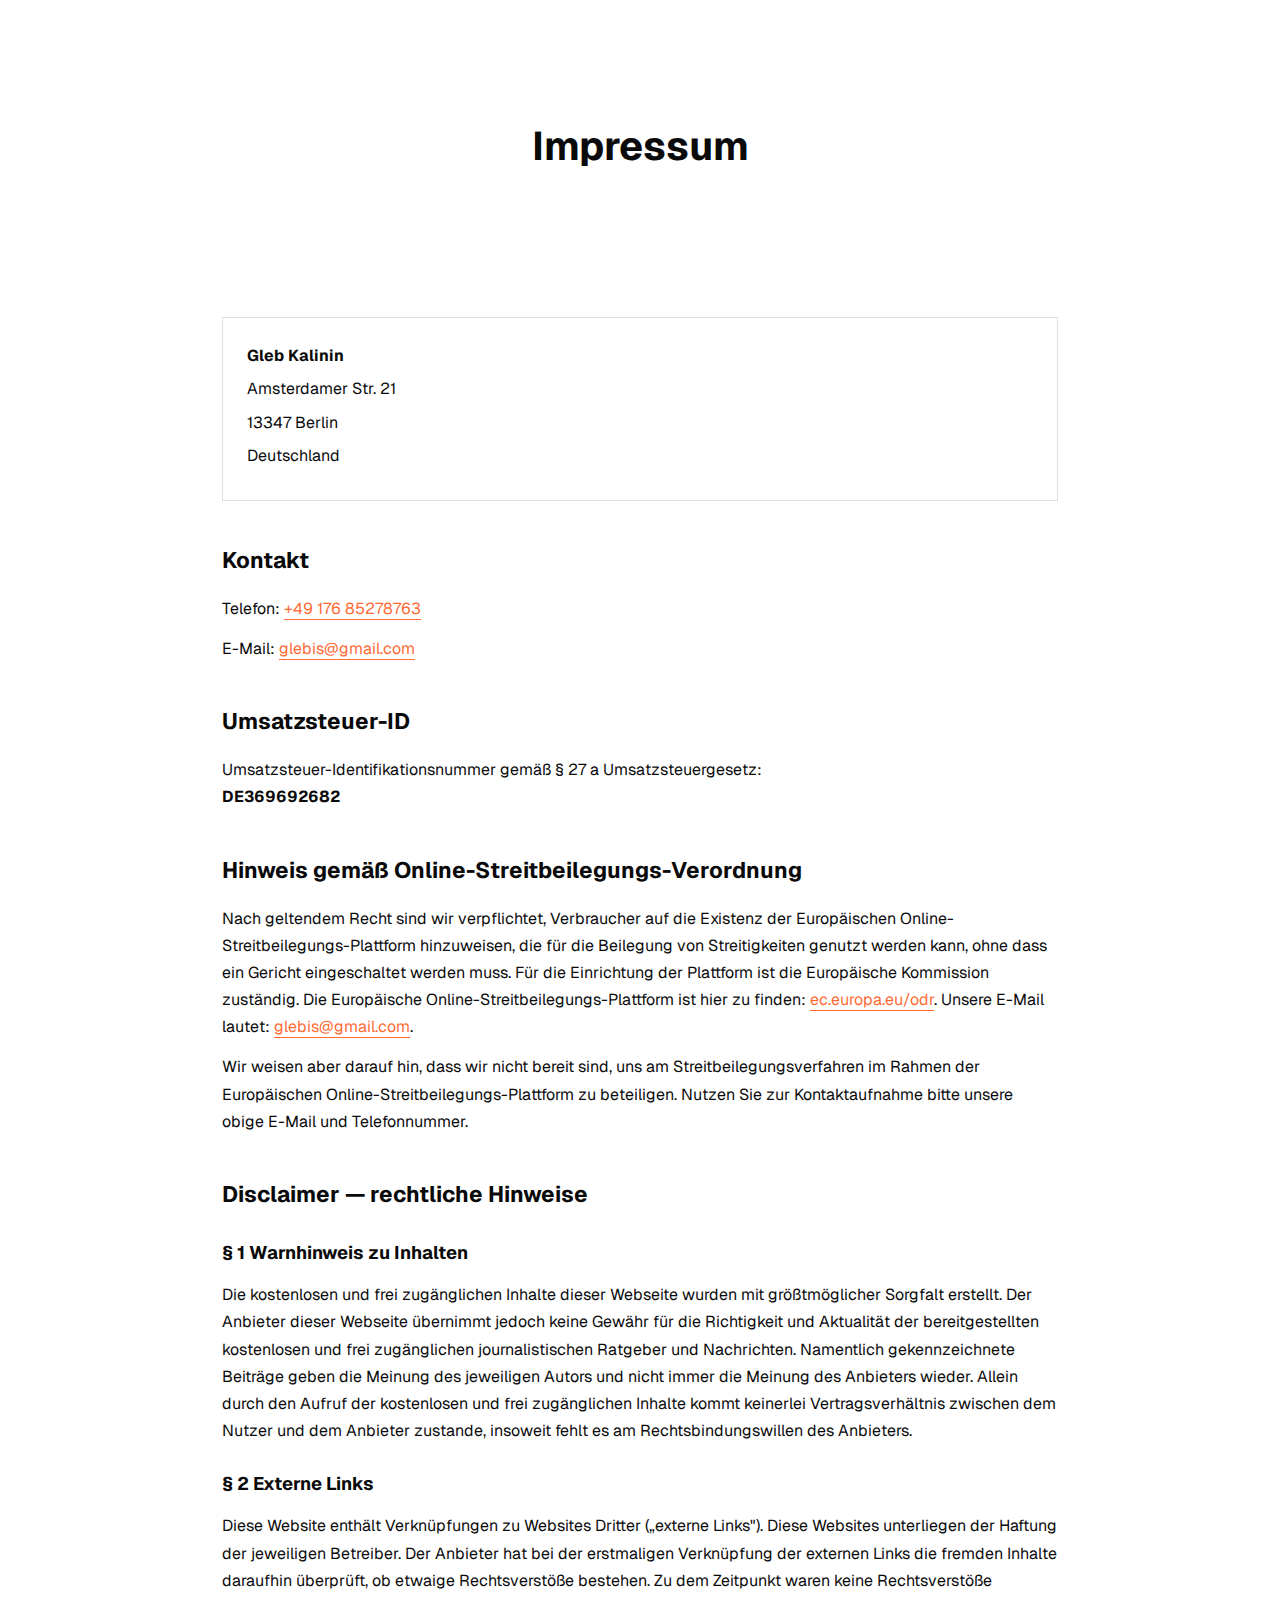
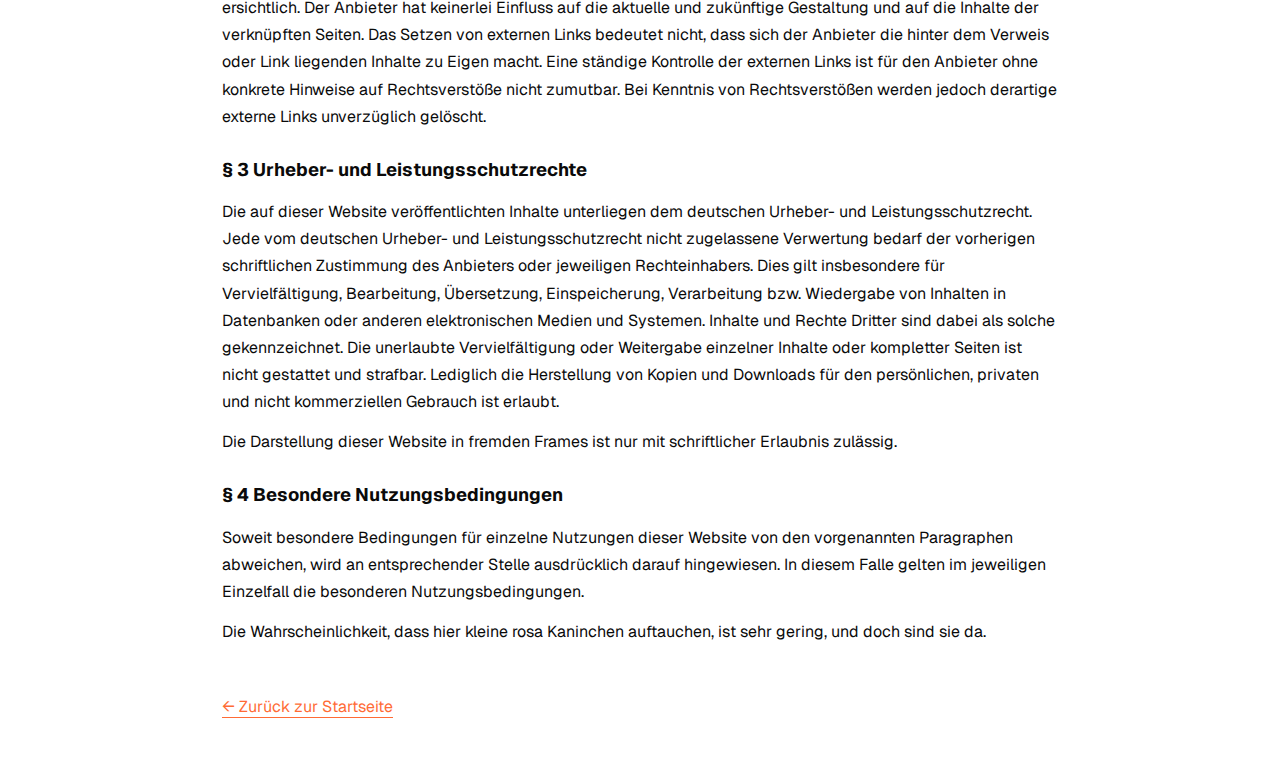
<file: impressum.html>
<!DOCTYPE html>
<html lang="de" class="light">
<head>
    <!-- Google tag (gtag.js) -->
    <script async src="https://www.googletagmanager.com/gtag/js?id=G-WLF06M7BB0"></script>
    <script>
      window.dataLayer = window.dataLayer || [];
      function gtag(){dataLayer.push(arguments);}
      gtag('js', new Date());
      gtag('config', 'G-WLF06M7BB0');
    </script>
    <meta charset="UTF-8">
    <meta name="viewport" content="width=device-width, initial-scale=1.0">
    <title>Impressum — AGENCY / Claude Code Lab</title>
    <link rel="preconnect" href="https://fonts.googleapis.com">
    <link rel="preconnect" href="https://fonts.gstatic.com" crossorigin>
    <link href="https://fonts.googleapis.com/css2?family=Geist+Mono:wght@100..900&family=Geist:wght@100..900&display=swap" rel="stylesheet">
    <link href="https://fonts.googleapis.com/css2?family=EB+Garamond:ital,wght@0,400..800;1,400..800&display=swap" rel="stylesheet">
    <link rel="stylesheet" href="./styles.css">
    <meta property="og:image" content="og_image.png">
    <style>
        .impressum-article h2 {
            margin-top: 2.5rem;
            margin-bottom: 1rem;
            font-size: 1.4rem;
        }
        .impressum-article h3 {
            margin-top: 1.5rem;
            margin-bottom: 0.8rem;
            font-size: 1.15rem;
        }
        .impressum-article p {
            margin-bottom: 0.8rem;
            line-height: 1.7;
        }
        .provider-info {
            background: rgba(255, 255, 255, 0.05);
            border: 1px solid var(--border);
            padding: 1.5rem;
            margin: 1.5rem 0;
        }
        .provider-info p {
            margin-bottom: 0.4rem;
        }
    </style>
</head>
<body>
    <!-- Progress Bar -->
    <div id="progress-bar" style="position: fixed; top: 0; left: 0; height: 5px; width: 0%; background-color: var(--accent); z-index: 1001;"></div>

    <div class="container" style="max-width: 900px; margin: 0 auto; padding: 2rem;">
        <header style="text-align: center; margin: 3rem 0;">
            <h1 style="font-size: 2.5rem; margin-bottom: 1rem;">Impressum</h1>
            <p style="font-size: 1.2rem; color: var(--text-secondary);">Angaben gemäß § 5 TMG</p>
        </header>

        <article class="impressum-article">
            <div class="provider-info">
                <p><strong>Gleb Kalinin</strong></p>
                <p>Amsterdamer Str. 21</p>
                <p>13347 Berlin</p>
                <p>Deutschland</p>
            </div>

            <h2>Kontakt</h2>
            <p>Telefon: <a href="tel:+4917685278763">+49 176 85278763</a></p>
            <p>E-Mail: <a href="mailto:glebis@gmail.com">glebis@gmail.com</a></p>

            <h2>Umsatzsteuer-ID</h2>
            <p>Umsatzsteuer-Identifikationsnummer gemäß § 27 a Umsatzsteuergesetz:<br>
            <strong>DE369692682</strong></p>

            <h2>Hinweis gemäß Online-Streitbeilegungs-Verordnung</h2>
            <p>Nach geltendem Recht sind wir verpflichtet, Verbraucher auf die Existenz der Europäischen Online-Streitbeilegungs-Plattform hinzuweisen, die für die Beilegung von Streitigkeiten genutzt werden kann, ohne dass ein Gericht eingeschaltet werden muss. Für die Einrichtung der Plattform ist die Europäische Kommission zuständig. Die Europäische Online-Streitbeilegungs-Plattform ist hier zu finden: <a href="https://ec.europa.eu/odr" target="_blank" rel="noopener noreferrer">ec.europa.eu/odr</a>. Unsere E-Mail lautet: <a href="mailto:glebis@gmail.com">glebis@gmail.com</a>.</p>
            <p>Wir weisen aber darauf hin, dass wir nicht bereit sind, uns am Streitbeilegungsverfahren im Rahmen der Europäischen Online-Streitbeilegungs-Plattform zu beteiligen. Nutzen Sie zur Kontaktaufnahme bitte unsere obige E-Mail und Telefonnummer.</p>

            <h2>Disclaimer — rechtliche Hinweise</h2>

            <h3>§ 1 Warnhinweis zu Inhalten</h3>
            <p>Die kostenlosen und frei zugänglichen Inhalte dieser Webseite wurden mit größtmöglicher Sorgfalt erstellt. Der Anbieter dieser Webseite übernimmt jedoch keine Gewähr für die Richtigkeit und Aktualität der bereitgestellten kostenlosen und frei zugänglichen journalistischen Ratgeber und Nachrichten. Namentlich gekennzeichnete Beiträge geben die Meinung des jeweiligen Autors und nicht immer die Meinung des Anbieters wieder. Allein durch den Aufruf der kostenlosen und frei zugänglichen Inhalte kommt keinerlei Vertragsverhältnis zwischen dem Nutzer und dem Anbieter zustande, insoweit fehlt es am Rechtsbindungswillen des Anbieters.</p>

            <h3>§ 2 Externe Links</h3>
            <p>Diese Website enthält Verknüpfungen zu Websites Dritter („externe Links"). Diese Websites unterliegen der Haftung der jeweiligen Betreiber. Der Anbieter hat bei der erstmaligen Verknüpfung der externen Links die fremden Inhalte daraufhin überprüft, ob etwaige Rechtsverstöße bestehen. Zu dem Zeitpunkt waren keine Rechtsverstöße ersichtlich. Der Anbieter hat keinerlei Einfluss auf die aktuelle und zukünftige Gestaltung und auf die Inhalte der verknüpften Seiten. Das Setzen von externen Links bedeutet nicht, dass sich der Anbieter die hinter dem Verweis oder Link liegenden Inhalte zu Eigen macht. Eine ständige Kontrolle der externen Links ist für den Anbieter ohne konkrete Hinweise auf Rechtsverstöße nicht zumutbar. Bei Kenntnis von Rechtsverstößen werden jedoch derartige externe Links unverzüglich gelöscht.</p>

            <h3>§ 3 Urheber- und Leistungsschutzrechte</h3>
            <p>Die auf dieser Website veröffentlichten Inhalte unterliegen dem deutschen Urheber- und Leistungsschutzrecht. Jede vom deutschen Urheber- und Leistungsschutzrecht nicht zugelassene Verwertung bedarf der vorherigen schriftlichen Zustimmung des Anbieters oder jeweiligen Rechteinhabers. Dies gilt insbesondere für Vervielfältigung, Bearbeitung, Übersetzung, Einspeicherung, Verarbeitung bzw. Wiedergabe von Inhalten in Datenbanken oder anderen elektronischen Medien und Systemen. Inhalte und Rechte Dritter sind dabei als solche gekennzeichnet. Die unerlaubte Vervielfältigung oder Weitergabe einzelner Inhalte oder kompletter Seiten ist nicht gestattet und strafbar. Lediglich die Herstellung von Kopien und Downloads für den persönlichen, privaten und nicht kommerziellen Gebrauch ist erlaubt.</p>
            <p>Die Darstellung dieser Website in fremden Frames ist nur mit schriftlicher Erlaubnis zulässig.</p>

            <h3>§ 4 Besondere Nutzungsbedingungen</h3>
            <p>Soweit besondere Bedingungen für einzelne Nutzungen dieser Website von den vorgenannten Paragraphen abweichen, wird an entsprechender Stelle ausdrücklich darauf hingewiesen. In diesem Falle gelten im jeweiligen Einzelfall die besonderen Nutzungsbedingungen.</p>
            <p>Die Wahrscheinlichkeit, dass hier kleine rosa Kaninchen auftauchen, ist sehr gering, und doch sind sie da.</p>

            <p style="margin-top: 3rem;"><a href="/">&larr; Zurück zur Startseite</a></p>
        </article>
    </div>
</body>
</html>
</file>
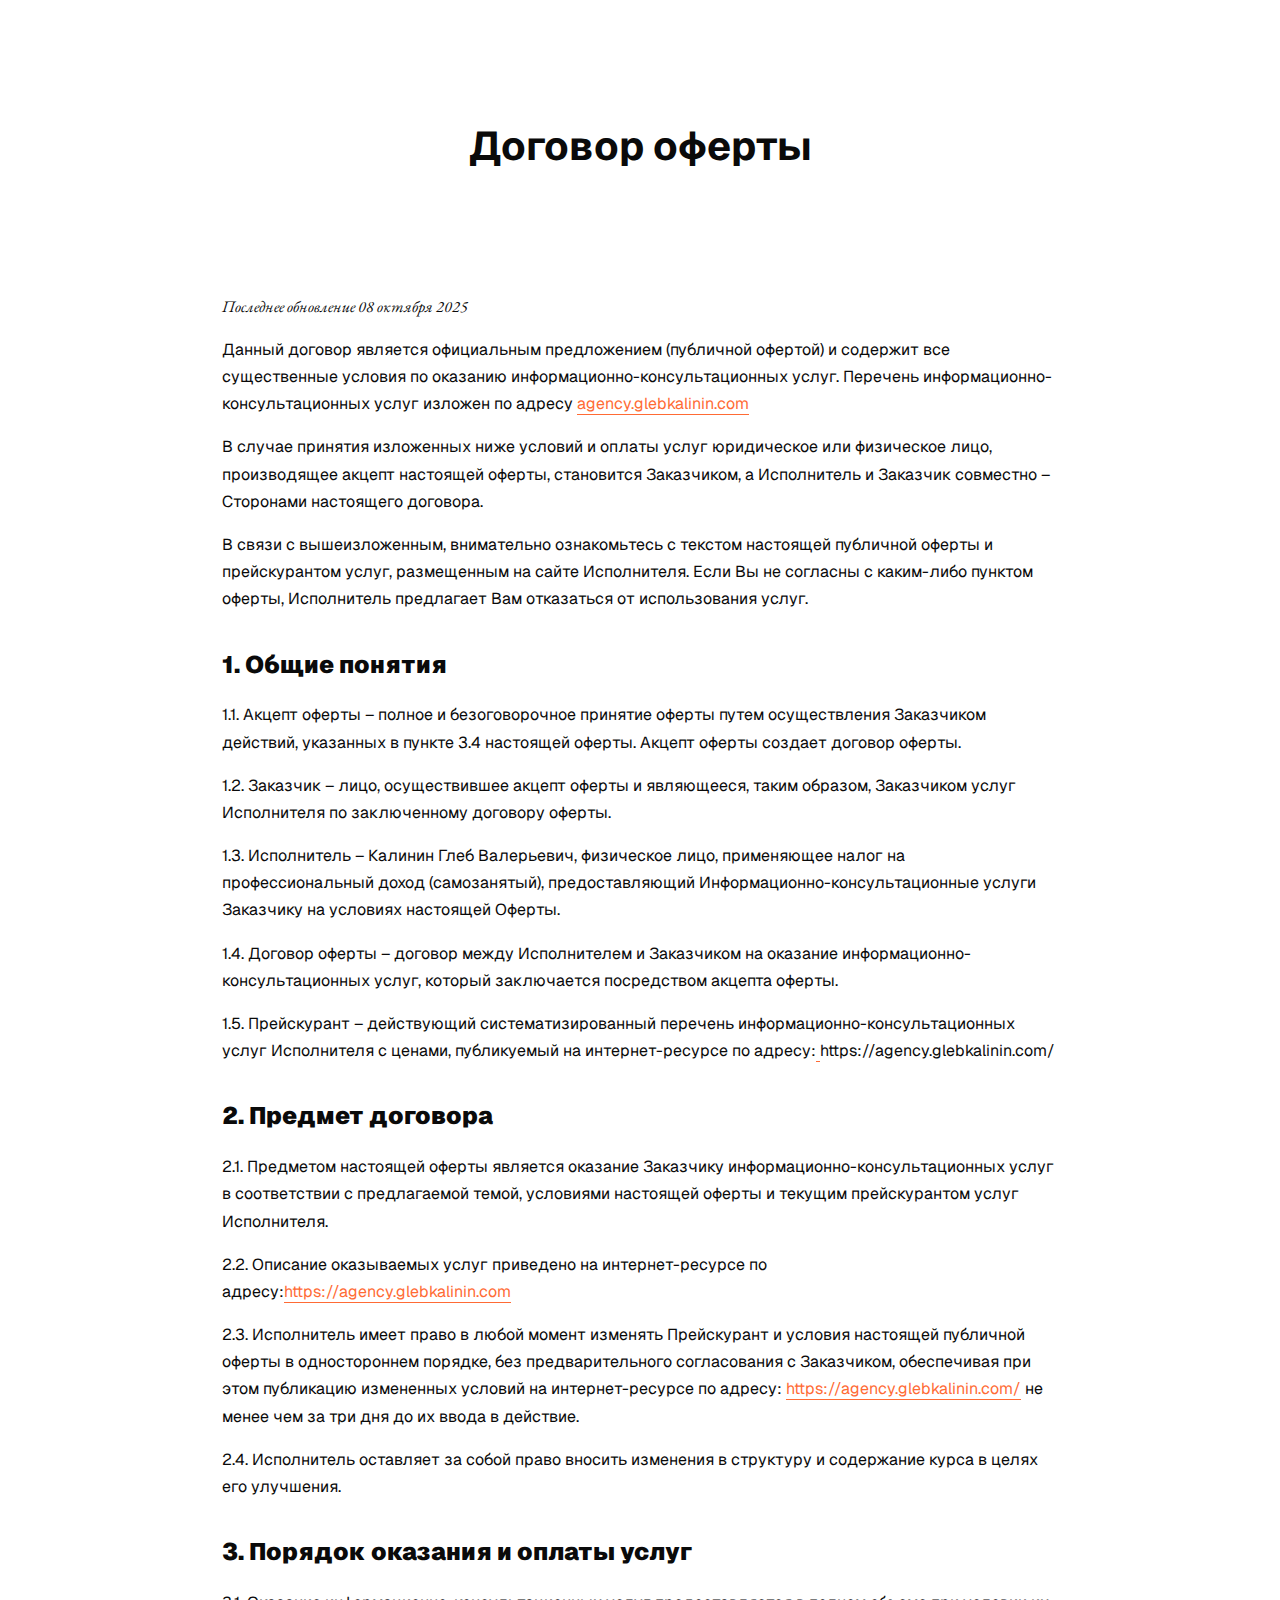
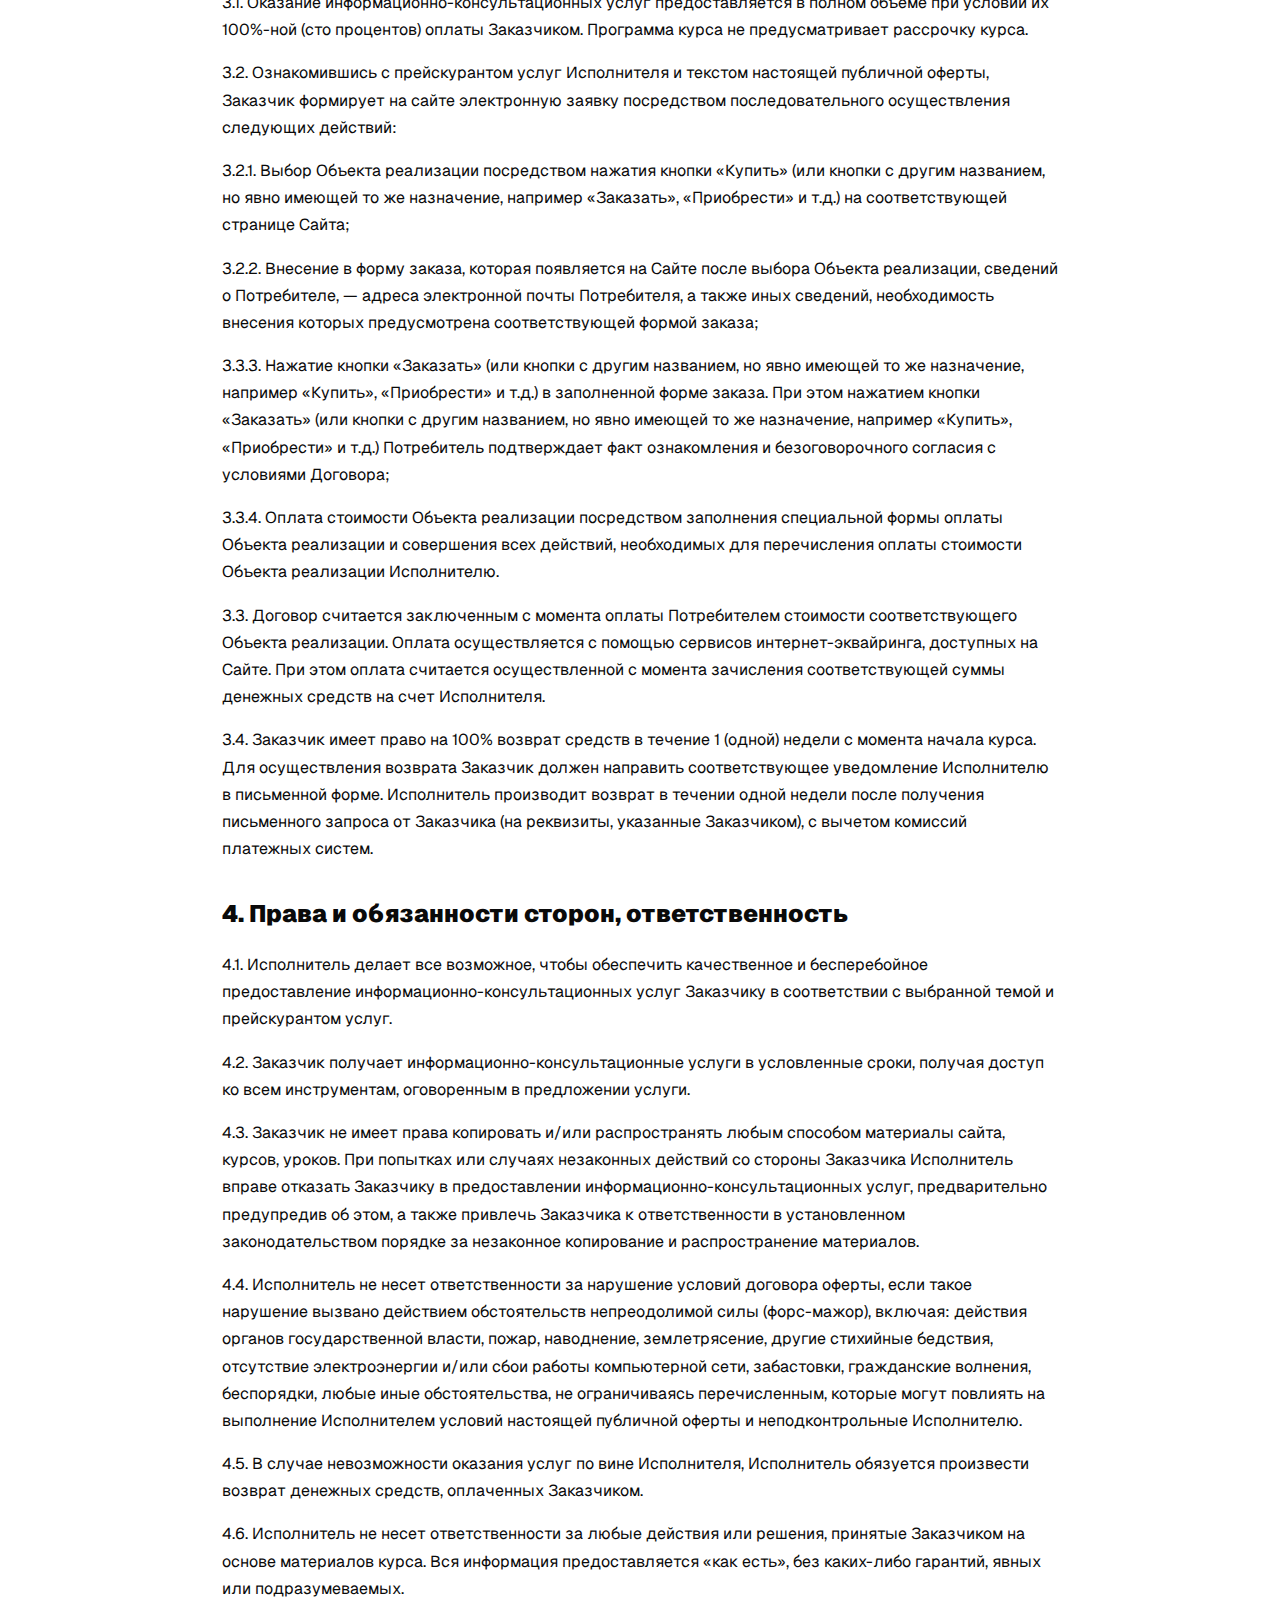
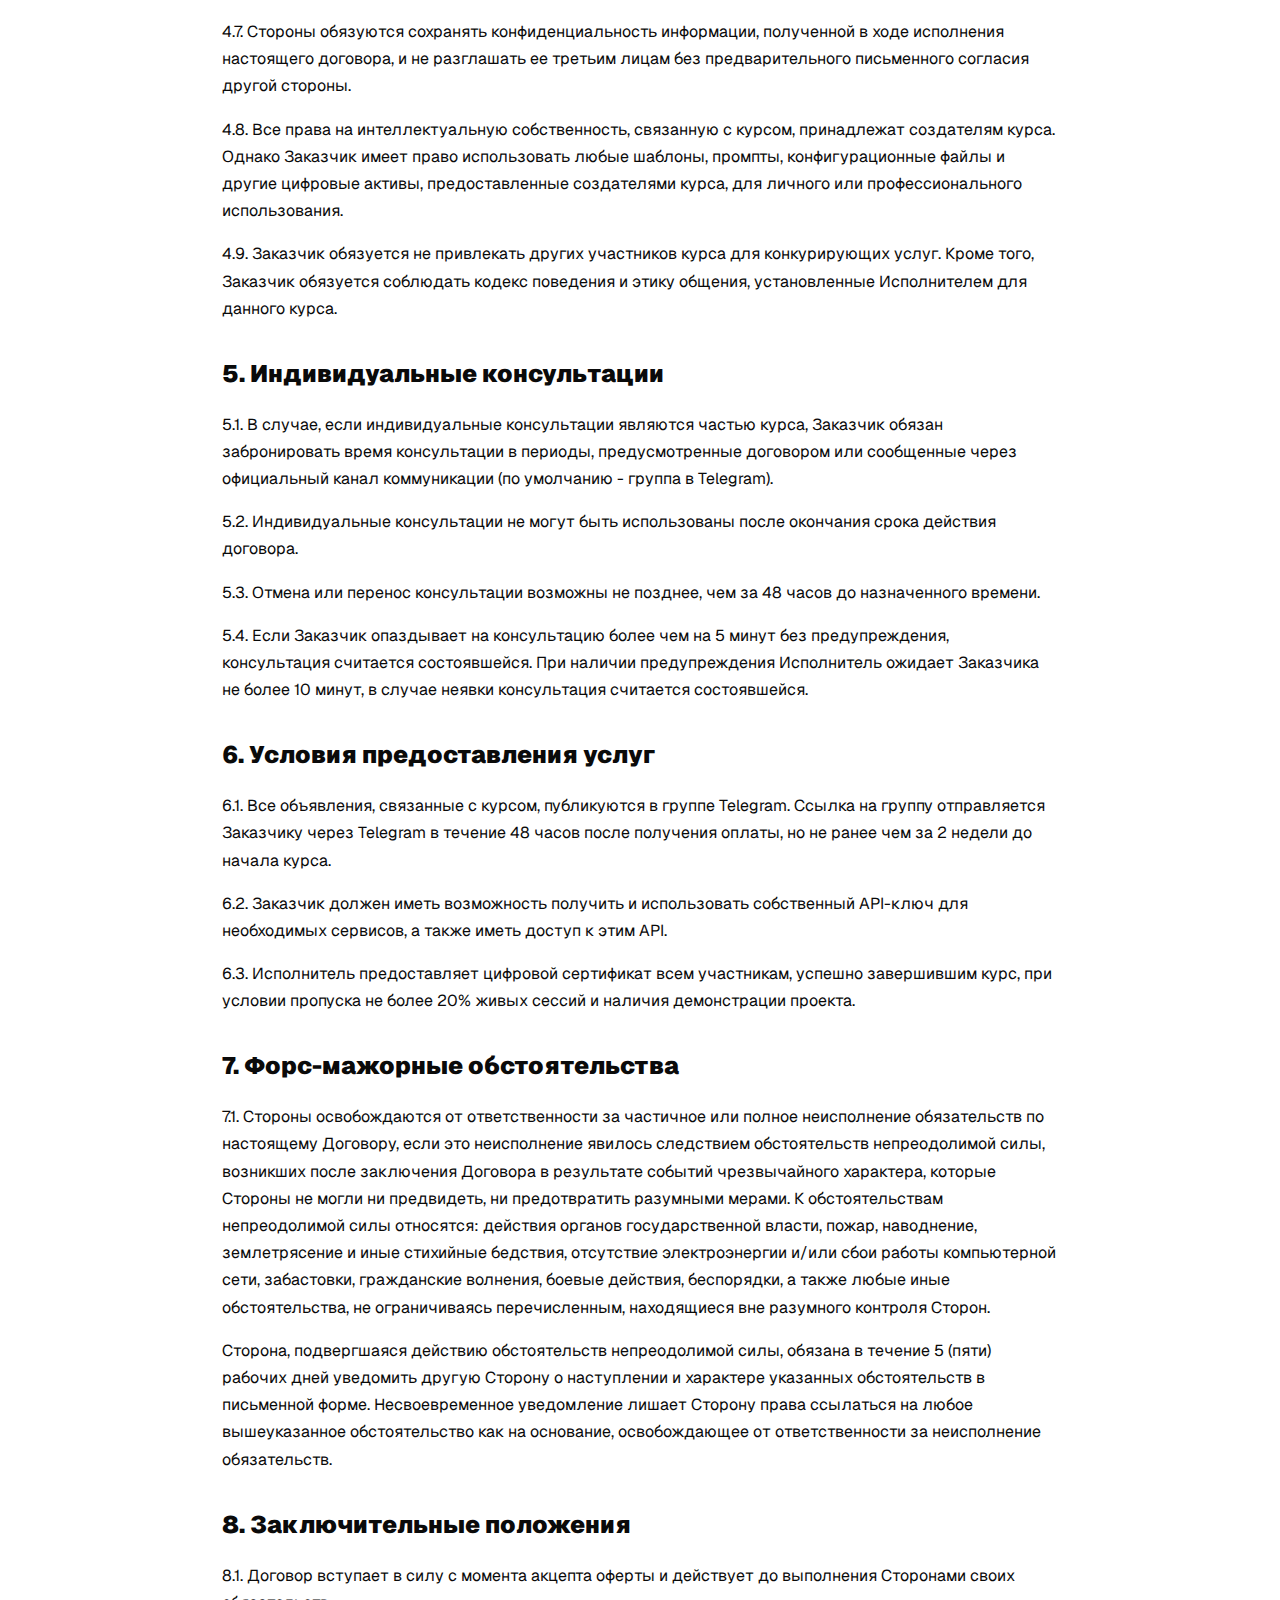
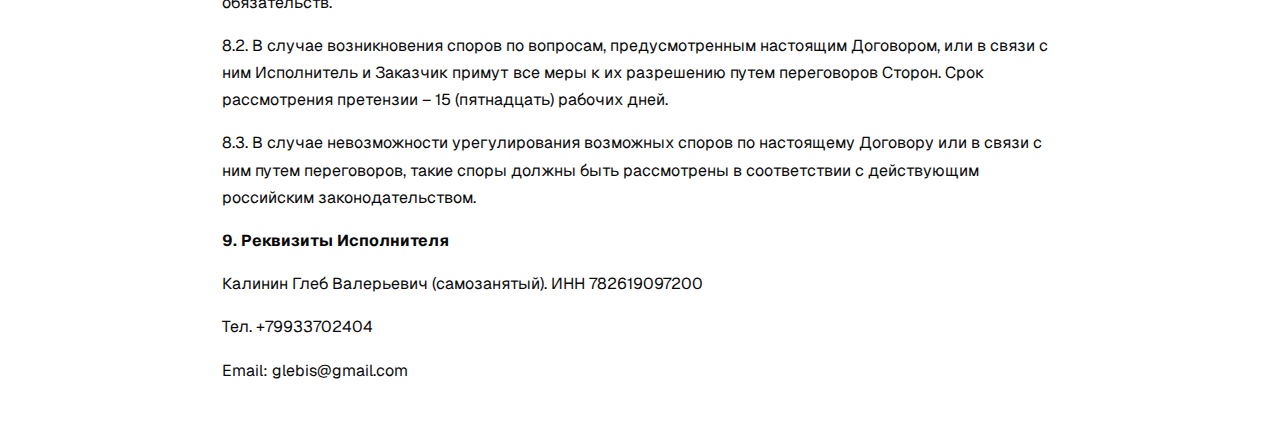
<file: oferta.html>
<!DOCTYPE html>
<html lang="en" class="light">
<head>
    <meta charset="UTF-8">
    <meta name="viewport" content="width=device-width, initial-scale=1.0">
    <title>AGENCY: Онлайн-лаборатория по изучению искусственного интеллекта и использованию агентов для создания экономически значимой работы</title>
    <link rel="preconnect" href="https://fonts.googleapis.com">
    <link rel="preconnect" href="https://fonts.gstatic.com" crossorigin>
    <link href="https://fonts.googleapis.com/css2?family=Geist+Mono:wght@100..900&family=Geist:wght@100..900&display=swap" rel="stylesheet">
    <link href="https://fonts.googleapis.com/css2?family=EB+Garamond:ital,wght@0,400..800;1,400..800&display=swap" rel="stylesheet">
    <link rel="stylesheet" href="./styles.css">
    <meta property="og:image" content="og_image.png">
    <style>
    </style>
</head>
    <body>
        <!-- Progress Bar -->
        <div id="progress-bar" style="position: fixed; top: 0; left: 0; height: 5px; width: 0%; background-color: var(--accent); z-index: 1001;"></div>
        
        <!-- Theme Toggle -->


    <div class="container" style="max-width: 900px; margin: 0 auto; padding: 2rem;">
        <header style="text-align: center; margin: 3rem 0;">
            <h1 style="font-size: 2.5rem; margin-bottom: 1rem;">Договор оферты</h1>
            <p style="font-size: 1.2rem; color: var(--text-secondary);">AGENCY: Онлайн-лаборатория по изучению искусственного интеллекта</p>
        </header>


        <article id="block-oferta" class="notion-root max-width"><p id="block-24d9c733ce318022aff9ea6b91d54b54" class="notion-text notion-text__content notion-semantic-string"><em>Последнее обновление 08 октября 2025</em></p><p id="block-24d9c733ce3180ad8f3fcea2580f8e0c" class="notion-text notion-text__content notion-semantic-string">Данный договор является официальным предложением (публичной офертой) и содержит все существенные условия по оказанию информационно-консультационных услуг. Перечень информационно-консультационных услуг изложен по адресу <a href="https://agency.glebkalinin.com" class="notion-link link" target="_blank">agency.glebkalinin.com</a></p><p id="block-24d9c733ce3180e0913ccf505acfd520" class="notion-text notion-text__content notion-semantic-string">В случае принятия изложенных ниже условий и оплаты услуг юридическое или физическое лицо, производящее акцепт настоящей оферты, становится Заказчиком, а Исполнитель и Заказчик совместно – Сторонами настоящего договора.</p><p id="block-24d9c733ce3180 50b43afa60c776d94f" class="notion-text notion-text__content notion-semantic-string">В связи с вышеизложенным, внимательно ознакомьтесь с текстом настоящей публичной оферты и прейскурантом услуг, размещенным на сайте Исполнителя. Если Вы не согласны с каким-либо пунктом оферты, Исполнитель предлагает Вам отказаться от использования услуг.</p><span class="notion-heading__anchor" id="24d9c733ce31800db916e6a6317a0dde"></span><h2 id="block-24d9c733ce31800db916e6a6317a0dde" class="notion-heading notion-semantic-string"><strong>1. Общие понятия</strong></h2><p id="block-24d9c733ce3180bda410fd1ab6d2bd0e" class="notion-text notion-text__content notion-semantic-string">1.1. Акцепт оферты – полное и безоговорочное принятие оферты путем осуществления Заказчиком действий, указанных в пункте 3.4 настоящей оферты. Акцепт оферты создает договор оферты.</p><p id="block-24d9c733ce3180e8886cdaa48f868f17" class="notion-text notion-text__content notion-semantic-string">1.2. Заказчик – лицо, осуществившее акцепт оферты и являющееся, таким образом, Заказчиком услуг Исполнителя по заключенному договору оферты.</p><p id="block-24d9c733ce318076987ada6e31ca62a5" class="notion-text notion-text__content notion-semantic-string">1.3. Исполнитель – Калинин Глеб Валерьевич, физическое лицо, применяющее налог на профессиональный доход (самозанятый), предоставляющий Информационно-консультационные услуги Заказчику на условиях настоящей Оферты.</p><p id="block-24d9c733ce318037afe2f84f308f2d75" class="notion-text notion-text__content notion-semantic-string">1.4. Договор оферты – договор между Исполнителем и Заказчиком на оказание информационно-консультационных услуг, который заключается посредством акцепта оферты.</p><p id="block-24d9c733ce3180159d52f2d96d61383b" class="notion-text notion-text__content notion-semantic-string">1.5. Прейскурант – действующий систематизированный перечень информационно-консультационных услуг Исполнителя с ценами, публикуемый на интернет-ресурсе по адресу:<a href="//agency.glebkalinin.com/" class="notion-link link" target="_blank" rel="noopener noreferrer">&nbsp;</a>https://agency.glebkalinin.com/</p><span class="notion-heading__anchor" id="24d9c733ce3180bb9870e2dd8cd8a87b"></span><h2 id="block-24d9c733ce3180bb9870e2dd8cd8a87b" class="notion-heading notion-semantic-string"><strong>2. Предмет договора</strong></h2><p id="block-24d9c733ce3180bcaf56d965e0b164d9" class="notion-text notion-text__content notion-semantic-string">2.1. Предметом настоящей оферты является оказание Заказчику информационно-консультационных услуг в соответствии с предлагаемой темой, условиями настоящей оферты и текущим прейскурантом услуг Исполнителя.</p><p id="block-24d9c733ce3180bbaa3bdfc46431affa" class="notion-text notion-text__content notion-semantic-string">2.2. Описание оказываемых услуг приведено на интернет-ресурсе по адресу:<a href="https://agency.glebkalinin.com" class="notion-link link" target="_blank" rel="noopener noreferrer">https://agency.glebkalinin.com</a></p><p id="block-24d9c733ce318031b884cbc435feb4e9" class="notion-text notion-text__content notion-semantic-string">2.3. Исполнитель имеет право в любой момент изменять Прейскурант и условия настоящей публичной оферты в одностороннем порядке, без предварительного согласования с Заказчиком, обеспечивая при этом публикацию измененных условий на интернет-ресурсе по адресу:&nbsp;<a href="https://agency.glebkalinin.com/" class="notion-link link" target="_blank" rel="noopener noreferrer">https://agency.glebkalinin.com/</a>&nbsp;не менее чем за три дня до их ввода в действие.</p><p id="block-24d9c733ce31806cb848fd788350b7d2" class="notion-text notion-text__content notion-semantic-string">2.4. Исполнитель оставляет за собой право вносить изменения в структуру и содержание курса в целях его улучшения.</p><span class="notion-heading__anchor" id="24d9c733ce3180f383f6dc4864997f91"></span><h2 id="block-24d9c733ce3180f383f6dc4864997f91" class="notion-heading notion-semantic-string"><strong>3. Порядок оказания и оплаты услуг</strong></h2><p id="block-24d9c733ce3180ef80a3e9742e928a0b" class="notion-text notion-text__content notion-semantic-string">3.1. Оказание информационно-консультационных услуг предоставляется в полном объеме при условии их 100%-ной (сто процентов) оплаты Заказчиком. Программа курса не предусматривает рассрочку курса.</p><p id="block-24d9c733ce31805ba7e4e1d22d647c1f" class="notion-text notion-text__content notion-semantic-string">3.2. Ознакомившись с прейскурантом услуг Исполнителя и текстом настоящей публичной оферты, Заказчик формирует на сайте электронную заявку посредством последовательного осуществления следующих действий:</p><p id="block-24d9c733ce3180a0b2c1dec6be4993e0" class="notion-text notion-text__content notion-semantic-string">3.2.1.&nbsp;Выбор Объекта реализации посредством нажатия кнопки «Купить» (или кнопки с другим названием, но явно имеющей то же назначение, например «Заказать», «Приобрести» и т.д.) на соответствующей странице Сайта;</p><p id="block-24d9c733ce3180dca34dc639d6e1c951" class="notion-text notion-text__content notion-semantic-string">3.2.2. Внесение в форму заказа, которая появляется на Сайте после выбора Объекта реализации, сведений о Потребителе, — адреса электронной почты Потребителя, а также иных сведений, необходимость внесения которых предусмотрена соответствующей формой заказа;</p><p id="block-24d9c733ce318063a434d288c2f9571e" class="notion-text notion-text__content notion-semantic-string">3.3.3. Нажатие кнопки «Заказать» (или кнопки с другим названием, но явно имеющей то же назначение, например «Купить», «Приобрести» и т.д.) в заполненной форме заказа. При этом нажатием кнопки «Заказать» (или кнопки с другим названием, но явно имеющей то же назначение, например «Купить», «Приобрести» и т.д.) Потребитель подтверждает факт ознакомления и безоговорочного согласия с условиями Договора;</p><p id="block-24d9c733ce3180fcb1a7ce4b3254ff76" class="notion-text notion-text__content notion-semantic-string">3.3.4. Оплата стоимости Объекта реализации посредством заполнения специальной формы оплаты Объекта реализации и совершения всех действий, необходимых для перечисления оплаты стоимости Объекта реализации Исполнителю.</p><p id="block-24d9c733ce3180b0aa9ed435d1eee2b4" class="notion-text notion-text__content notion-semantic-string">3.3.&nbsp;Договор считается заключенным с момента оплаты Потребителем стоимости соответствующего Объекта реализации. Оплата осуществляется с помощью сервисов интернет-эквайринга, доступных на Сайте. При этом оплата считается осуществленной с момента зачисления соответствующей суммы денежных средств на счет Исполнителя.</p><p id="block-24d9c733ce31800794a3f1839798530f" class="notion-text notion-text__content notion-semantic-string">3.4. Заказчик имеет право на 100% возврат средств в течение 1 (одной) недели с момента начала курса. Для осуществления возврата Заказчик должен направить соответствующее уведомление Исполнителю в письменной форме. Исполнитель производит возврат в течении одной недели после получения письменного запроса от Заказчика (на реквизиты, указанные Заказчиком), с вычетом комиссий платежных систем.</p><span class="notion-heading__anchor" id="24d9c733ce3180d6b2f4d8c509a49c73"></span><h2 id="block-24d9c733ce3180d6b2f4d8c509a49c73" class="notion-heading notion-semantic-string"><strong>4. Права и обязанности сторон, ответственность</strong></h2><p id="block-24d9c733ce3180ada424ec1195eb56f4" class="notion-text notion-text__content notion-semantic-string">4.1. Исполнитель делает все возможное, чтобы обеспечить качественное и бесперебойное предоставление информационно-консультационных услуг Заказчику в соответствии с выбранной темой и прейскурантом услуг.</p><p id="block-24d9c733ce3180228b57f2d185f4f78d" class="notion-text notion-text__content notion-semantic-string">4.2. Заказчик получает информационно-консультационные услуги в условленные сроки, получая доступ ко всем инструментам, оговоренным в предложении услуги.</p><p id="block-24d9c733ce318067a5dbda209441e406" class="notion-text notion-text__content notion-semantic-string">4.3. Заказчик не имеет права копировать и/или распространять любым способом материалы сайта, курсов, уроков. При попытках или случаях незаконных действий со стороны Заказчика Исполнитель вправе отказать Заказчику в предоставлении информационно-консультационных услуг, предварительно предупредив об этом, а также привлечь Заказчика к ответственности в установленном законодательством порядке за незаконное копирование и распространение материалов.</p><p id="block-24d9c733ce3180fabfedd5962bf8c637" class="notion-text notion-text__content notion-semantic-string">4.4. Исполнитель не несет ответственности за нарушение условий договора оферты, если такое нарушение вызвано действием обстоятельств непреодолимой силы (форс-мажор), включая: действия органов государственной власти, пожар, наводнение, землетрясение, другие стихийные бедствия, отсутствие электроэнергии и/или сбои работы компьютерной сети, забастовки, гражданские волнения, беспорядки, любые иные обстоятельства, не ограничиваясь перечисленным, которые могут повлиять на выполнение Исполнителем условий настоящей публичной оферты и неподконтрольные Исполнителю.</p><p id="block-24d9c733ce31808e9497eb6098a6f86c" class="notion-text notion-text__content notion-semantic-string">4.5. В случае невозможности оказания услуг по вине Исполнителя, Исполнитель обязуется произвести возврат денежных средств, оплаченных Заказчиком.</p><p id="block-24d9c733ce3180339b2eebaa5e1eee00" class="notion-text notion-text__content notion-semantic-string">4.6. Исполнитель не несет ответственности за любые действия или решения, принятые Заказчиком на основе материалов курса. Вся информация предоставляется «как есть», без каких-либо гарантий, явных или подразумеваемых.</p><p id="block-24d9c733ce318062ac35e9e08ebd8f26" class="notion-text notion-text__content notion-semantic-string">4.7. Стороны обязуются сохранять конфиденциальность информации, полученной в ходе исполнения настоящего договора, и не разглашать ее третьим лицам без предварительного письменного согласия другой стороны.</p><p id="block-24d9c733ce31806596f5d68ebf95d885" class="notion-text notion-text__content notion-semantic-string">4.8. Все права на интеллектуальную собственность, связанную с курсом, принадлежат создателям курса. Однако Заказчик имеет право использовать любые шаблоны, промпты, конфигурационные файлы и другие цифровые активы, предоставленные создателями курса, для личного или профессионального использования.</p><p id="block-24d9c733ce3180b08563f4ca74943ae5" class="notion-text notion-text__content notion-semantic-string">4.9. Заказчик обязуется не привлекать других участников курса для конкурирующих услуг. Кроме того, Заказчик обязуется соблюдать кодекс поведения и этику общения, установленные Исполнителем для данного курса.</p><span class="notion-heading__anchor" id="24d9c733ce31804396b6f1f5884691ad"></span><h2 id="block-24d9c733ce31804396b6f1f5884691ad" class="notion-heading notion-semantic-string"><strong>5. Индивидуальные консультации</strong></h2><p id="block-24d9c733ce318062bb69e64469d67185" class="notion-text notion-text__content notion-semantic-string">5.1. В случае, если индивидуальные консультации являются частью курса, Заказчик обязан забронировать время консультации в периоды, предусмотренные договором или сообщенные через официальный канал коммуникации (по умолчанию - группа в Telegram).</p><p id="block-24d9c733ce3180f29c6cf72aa4367334" class="notion-text notion-text__content notion-semantic-string">5.2. Индивидуальные консультации не могут быть использованы после окончания срока действия договора.</p><p id="block-24d9c733ce3180679d35d0b2d04d4cbf" class="notion-text notion-text__content notion-semantic-string">5.3. Отмена или перенос консультации возможны не позднее, чем за 48 часов до назначенного времени.</p><p id="block-24d9c733ce318024a86ed5b329399ae7" class="notion-text notion-text__content notion-semantic-string">5.4. Если Заказчик опаздывает на консультацию более чем на 5 минут без предупреждения, консультация считается состоявшейся. При наличии предупреждения Исполнитель ожидает Заказчика не более 10 минут, в случае неявки консультация считается состоявшейся.</p><span class="notion-heading__anchor" id="24d9c733ce3180ca9b29f5f838913264"></span><h2 id="block-24d9c733ce3180ca9b29f5f838913264" class="notion-heading notion-semantic-string"><strong>6. Условия предоставления услуг</strong></h2><p id="block-24d9c733ce3180888bb4f3f0b8754a8e" class="notion-text notion-text__content notion-semantic-string">6.1. Все объявления, связанные с курсом, публикуются в группе Telegram. Ссылка на группу отправляется Заказчику через Telegram в течение 48 часов после получения оплаты, но не ранее чем за 2 недели до начала курса.</p><p id="block-24d9c733ce318012a8ebc0d682fe981c" class="notion-text notion-text__content notion-semantic-string">6.2. Заказчик должен иметь возможность получить и использовать собственный API-ключ для необходимых сервисов, а также иметь доступ к этим API.</p><p id="block-24d9c733ce31808fa646ef871024b2cd" class="notion-text notion-text__content notion-semantic-string">6.3. Исполнитель предоставляет цифровой сертификат всем участникам, успешно завершившим курс, при условии пропуска не более 20% живых сессий и наличия демонстрации проекта.</p><span class="notion-heading__anchor" id="24d9c733ce31800389cbcd846ad76215"></span><h2 id="block-24d9c733ce31800389cbcd846ad76215" class="notion-heading notion-semantic-string"><strong>7. Форс-мажорные обстоятельства</strong></h2><p id="block-24d9c733ce3180419e26fcdda99dbe22" class="notion-text notion-text__content notion-semantic-string">7.1. Стороны освобождаются от ответственности за частичное или полное неисполнение обязательств по настоящему Договору, если это неисполнение явилось следствием обстоятельств непреодолимой силы, возникших после заключения Договора в результате событий чрезвычайного характера, которые Стороны не могли ни предвидеть, ни предотвратить разумными мерами. К обстоятельствам непреодолимой силы относятся: действия органов государственной власти, пожар, наводнение, землетрясение и иные стихийные бедствия, отсутствие электроэнергии и/или сбои работы компьютерной сети, забастовки, гражданские волнения, боевые действия, беспорядки, а также любые иные обстоятельства, не ограничиваясь перечисленным, находящиеся вне разумного контроля Сторон.</p><p id="block-24d9c733ce31800191f6e097c8c07d33" class="notion-text notion-text__content notion-semantic-string">Сторона, подвергшаяся действию обстоятельств непреодолимой силы, обязана в течение 5 (пяти) рабочих дней уведомить другую Сторону о наступлении и характере указанных обстоятельств в письменной форме. Несвоевременное уведомление лишает Сторону права ссылаться на любое вышеуказанное обстоятельство как на основание, освобождающее от ответственности за неисполнение обязательств.</p><span class="notion-heading__anchor" id="24d9c733ce3180c287c3d9a7cc25feb7"></span><h2 id="block-24d9c733ce3180c287c3d9a7cc25feb7" class="notion-heading notion-semantic-string"><strong>8. Заключительные положения</strong></h2><p id="block-24d9c733ce3180189a49d1e98e1481d0" class="notion-text notion-text__content notion-semantic-string">8.1. Договор вступает в силу с момента акцепта оферты и действует до выполнения Сторонами своих обязательств.</p><p id="block-24d9c733ce31801ca9d2d78e92fef74e" class="notion-text notion-text__content notion-semantic-string">8.2. В случае возникновения споров по вопросам, предусмотренным настоящим Договором, или в связи с ним Исполнитель и Заказчик примут все меры к их разрешению путем переговоров Сторон. Срок рассмотрения претензии – 15 (пятнадцать) рабочих дней.</p><p id="block-24d9c733ce3180de86b4c6263edddcce" class="notion-text notion-text__content notion-semantic-string">8.3. В случае невозможности урегулирования возможных споров по настоящему Договору или в связи с ним путем переговоров, такие споры должны быть рассмотрены в соответствии с действующим российским законодательством.</p><p id="block-24d9c733ce318047a734dc7ee87668a7" class="notion-text notion-text__content notion-semantic-string"><strong>9. Реквизиты Исполнителя</strong></p><p id="block-24d9c733ce31807db947eb1ef39f0e6e" class="notion-text notion-text__content notion-semantic-string">Калинин Глеб Валерьевич (самозанятый). ИНН 782619097200</p><p>Тел.  +79933702404</p></p><p>Email: glebis@gmail.com</p></article>

        
</body>
</html>
</file>
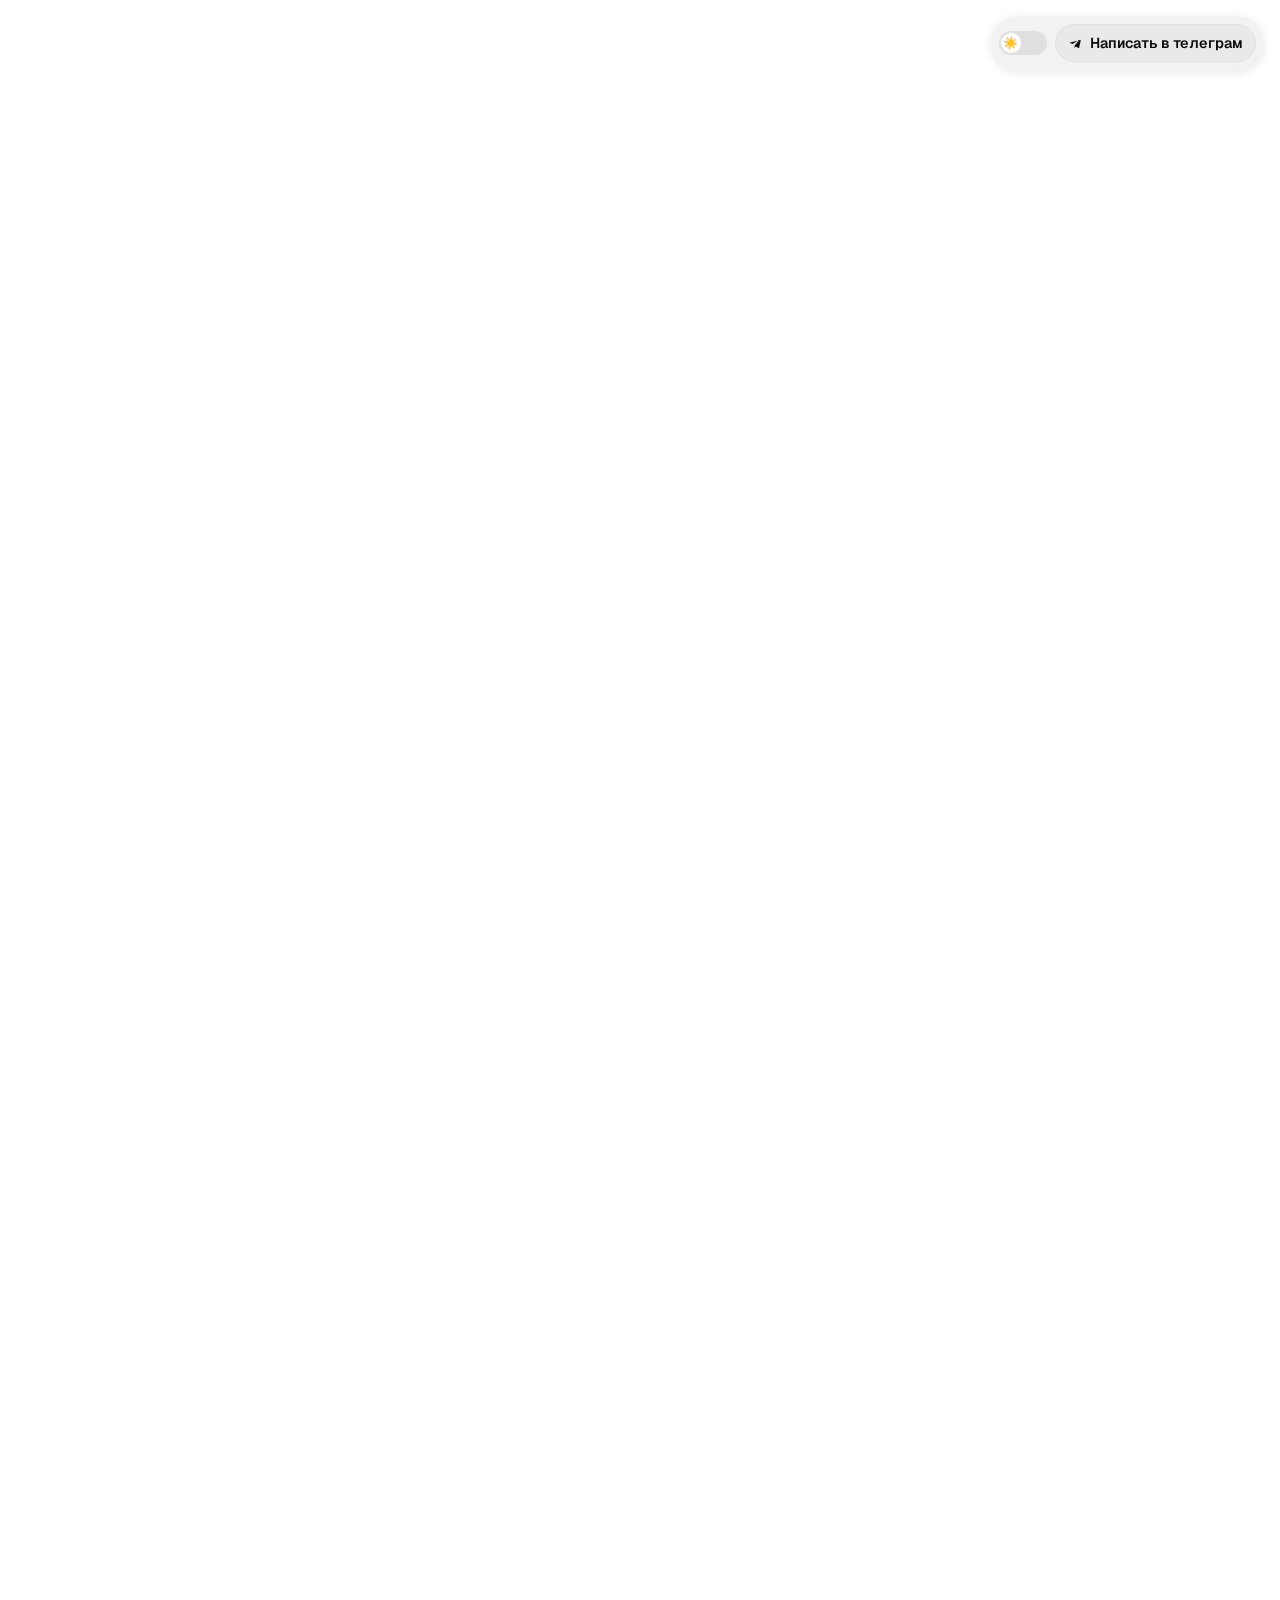
<file: program.html>
<!DOCTYPE html>
<html lang="ru" class="light">
<head>
    <meta charset="UTF-8">
    <meta name="viewport" content="width=device-width, initial-scale=1.0">
    <title>Программа — Онлайн-лаборатория Claude Code</title>
    <link rel="preconnect" href="https://fonts.googleapis.com">
    <link rel="preconnect" href="https://fonts.gstatic.com" crossorigin>
    <link href="https://fonts.googleapis.com/css2?family=Geist+Mono:wght@100..900&family=Geist:wght@100..900&display=swap" rel="stylesheet">
    <link href="https://fonts.googleapis.com/css2?family=EB+Garamond:ital,wght@0,400..800;1,400..800&display=swap" rel="stylesheet">
    <link rel="stylesheet" href="./styles.css">
    <link rel="icon" type="image/png" href="./favicon.png">
    <meta property="og:title" content="Программа — Онлайн-лаборатория Claude Code">
    <meta property="og:description" content="Детальная программа лаборатории: форматы встреч, задачи на коворкингах и недельный план.">
    <meta property="og:url" content="https://claude-code.glebkalinin.com/program.html">
    <meta property="og:image" content="./og_image.png">
    <meta property="og:type" content="website">
    <meta name="description" content="Детальная программа онлайн-лаборатории по Claude Code: форматы встреч, расписание, задачи на live-коворкингах.">
    <meta name="theme-color" content="#ff6b35">
</head>
<body>
    <div id="progress-bar" style="position: fixed; top: 0; left: 0; height: 5px; width: 0%; background-color: var(--accent); z-index: 1001;"></div>

    <div class="theme-toggle-container">
        <div class="theme-toggle" id="theme-toggle">
            <div class="theme-toggle-thumb"><span class="theme-toggle-icon">☀️</span></div>
        </div>
        <div class="telegram-button-container">
            <a class="telegram-button" href="https://t.me/m/Kr7m7YWyZDZi" target="_blank" rel="noopener noreferrer" aria-label="Написать в телеграм">
                <svg class="telegram-icon" xmlns="http://www.w3.org/2000/svg" viewBox="0 0 24 24" width="16" height="16" aria-hidden="true">
                    <path d="M9.964 15.568l-.246 3.463c.352 0 .505-.151.688-.333l1.651-1.588 3.418 2.51c.626.347 1.073.165 1.244-.58l2.254-10.556h.001c.2-.932-.337-1.296-.95-1.07L3.23 11.07c-.912.353-.898.861-.155 1.09l3.91 1.219 9.084-5.73c.427-.279.816-.125.496.154" fill="currentColor"/>
                </svg>
                <span>Написать в телеграм</span>
            </a>
        </div>
    </div>

    <div class="container">
        <section class="shader-hero">
            <header class="header" style="text-align: left;">
                <p class="tagline">Программа лаборатории<br><em>С 21 апреля → 8 недель</em><br>2 живые встречи + коворкинг</p>
                <p class="tiny-navigation">
                    <a href="./index.html">← на главную</a> &middot;
                    <a href="#formats">форматы встреч</a> &middot;
                    <a href="#cowork">коворкинги</a> &middot;
                    <a href="#weeks">недели</a> &middot;
                    <a href="./index.html#prices">цены</a>
                </p>
            </header>

        <main class="main-content">

            <!-- Intro -->
            <section class="three-column-section">
                <div class="column">
                    <h3 class="column-title"><span class="highlight">Как устроена</span> неделя</h3>
                </div>
                <div class="column" style="grid-column: span 2;">
                    <p style="font-size: 1.05rem; line-height: 1.6;">Каждая неделя — это <strong>две живые встречи в Zoom</strong> (вторник и суббота) плюс <strong>один коворкинг по средам</strong>. Между встречами — 3–5 часов самостоятельной работы над своим проектом, поддержка в чате Telegram, доступ ко всем материалам и записям.</p>
                    <p style="font-size: 1.05rem; line-height: 1.6;">Все встречи веду я лично — Глеб Калинин. 20+ лет в IT, бывший CPO Ozon.travel, последние два года — преподавание агентных подходов и коучинг продактов и предпринимателей.</p>
                </div>
            </section>

            <!-- Formats -->
            <section class="three-column-section" id="formats">
                <div class="column">
                    <h3 class="column-title">Три <span class="highlight">формата</span></h3>
                    <p class="column-text" style="font-size: 0.95rem;">Лаборатория сознательно избегает «лекционного» формата. Большая часть знаний приходит через практику и разбор реальных кейсов участников.</p>
                </div>

                <div class="column">
                    <div style="border: 1px solid var(--border); padding: 1.2rem; border-radius: 4px; margin-bottom: 1.2rem;">
                        <p style="margin-bottom: 0.3rem;"><strong class="highlight">Вторник 18:00 CET · 90 мин</strong></p>
                        <p style="font-size: 0.85rem; opacity: 0.7; margin-bottom: 0.6rem;">Вечер знаний</p>
                        <p style="font-size: 0.9rem;">Тема недели + демонстрации + разбор кейсов участников. Я показываю на экране, как решаю задачу, отвечаю на вопросы по ходу. Это не лекция — скорее парное программирование с группой.</p>
                    </div>

                    <div style="border: 1px solid var(--border); padding: 1.2rem; border-radius: 4px;">
                        <p style="margin-bottom: 0.3rem;"><strong class="highlight">Суббота 10:00 CET · 90 мин</strong></p>
                        <p style="font-size: 0.85rem; opacity: 0.7; margin-bottom: 0.6rem;">Практика и Q&amp;A</p>
                        <p style="font-size: 0.9rem;">Live coding клиника: участники приносят свои задачи, мы решаем их в реальном времени. Это место, где «3 часа отлаживал — за 15 минут вместе разобрали».</p>
                    </div>
                </div>

                <div class="column">
                    <div style="border: 1px solid var(--accent); padding: 1.2rem; border-radius: 4px; background: color-mix(in srgb, var(--accent) 5%, transparent); margin-bottom: 1.2rem;">
                        <p style="margin-bottom: 0.3rem;"><strong>Среда 09:00 CET · 3 × 25 мин</strong></p>
                        <p style="font-size: 0.85rem; opacity: 0.7; margin-bottom: 0.6rem;">Коворкинг (опционально)</p>
                        <p style="font-size: 0.9rem;">Три помодоро подряд с короткими перерывами. Включаешь камеру, объявляешь свою цель на 25 минут, работаешь в тишине. Между раундами — короткий обмен «что застряло». Лучшее средство против прокрастинации.</p>
                    </div>

                    <div style="border: 1px solid var(--border); padding: 1.2rem; border-radius: 4px;">
                        <p style="margin-bottom: 0.3rem;"><strong>Telegram-чат · 24/7</strong></p>
                        <p style="font-size: 0.9rem;">Я в чате каждый день. Ответы на вопросы, разбор скриншотов, ссылки на свежие практики. Чат остаётся доступным после окончания когорты.</p>
                    </div>
                </div>
            </section>

            <!-- Cowork examples -->
            <section class="three-column-section" id="cowork">
                <div class="column">
                    <h3 class="column-title">Что мы <span class="highlight">делаем</span> на live-сессиях</h3>
                    <p class="column-text" style="font-size: 0.95rem;">Реальные задачи из прошлых когорт. Участники приходят со своими проектами, я не готовлю синтетические упражнения.</p>
                </div>
                <div class="column" style="grid-column: span 2;">
                    <div style="display: grid; grid-template-columns: repeat(2, 1fr); gap: 1rem;">
                        <div style="border: 1px solid var(--border); padding: 1rem; border-radius: 4px;">
                            <p><strong class="highlight">YouTube → research pipeline</strong></p>
                            <p style="font-size: 0.88rem;">Скачать субтитры через yt-dlp, извлечь темы, параллельно отправить субагентов на исследование каждой. Финальный отчёт в Markdown.</p>
                        </div>
                        <div style="border: 1px solid var(--border); padding: 1rem; border-radius: 4px;">
                            <p><strong class="highlight">KPI-калькулятор для отдела продаж</strong></p>
                            <p style="font-size: 0.88rem;">Полноценное Next.js-приложение: синхронизация с PrintEffect API, расчёт бонусов, ролевые дашборды. Собрано за две сессии.</p>
                        </div>
                        <div style="border: 1px solid var(--border); padding: 1rem; border-radius: 4px;">
                            <p><strong class="highlight">Telegram-бот на Claude Agent SDK</strong></p>
                            <p style="font-size: 0.88rem;">Бот, который принимает голосовые, превращает их в задачи и кладёт в Notion. Полный цикл: SDK → деплой → подключение к чату.</p>
                        </div>
                        <div style="border: 1px solid var(--border); padding: 1rem; border-radius: 4px;">
                            <p><strong class="highlight">Конкурентный анализ через Firecrawl</strong></p>
                            <p style="font-size: 0.88rem;">Скрейпинг сайтов конкурентов, извлечение цен и фич, генерация сравнительной таблицы. Запускается по расписанию каждую неделю.</p>
                        </div>
                        <div style="border: 1px solid var(--border); padding: 1rem; border-radius: 4px;">
                            <p><strong class="highlight">Создание собственного skill-а</strong></p>
                            <p style="font-size: 0.88rem;">Упаковка повторяющегося рабочего процесса (например, генерация отчёта по клиенту) в переиспользуемый Claude Code skill с тестами.</p>
                        </div>
                        <div style="border: 1px solid var(--border); padding: 1rem; border-radius: 4px;">
                            <p><strong class="highlight">Презентация из заметок Obsidian</strong></p>
                            <p style="font-size: 0.88rem;">Markdown → Marp-слайды → PDF → озвучка через ElevenLabs → деплой на Vercel. Один промт — готовый артефакт.</p>
                        </div>
                        <div style="border: 1px solid var(--border); padding: 1rem; border-radius: 4px;">
                            <p><strong class="highlight">Транскрипция и анализ встреч</strong></p>
                            <p style="font-size: 0.88rem;">Подключение Fathom + локальный анализ: автоматическое извлечение решений, action items, цитат клиента в CRM.</p>
                        </div>
                        <div style="border: 1px solid var(--border); padding: 1rem; border-radius: 4px;">
                            <p><strong class="highlight">Personal memory system</strong></p>
                            <p style="font-size: 0.88rem;">Файловая память для агента: профиль, обратная связь, контекст проекта. Чтобы агент помнил вас от сессии к сессии.</p>
                        </div>
                        <div style="border: 1px solid var(--border); padding: 1rem; border-radius: 4px;">
                            <p><strong class="highlight">MCP-сервер под свой инструмент</strong></p>
                            <p style="font-size: 0.88rem;">Обёртка внутреннего API/базы в MCP-сервер, чтобы любой агент мог им пользоваться. От нуля до работающего сервера за встречу.</p>
                        </div>
                        <div style="border: 1px solid var(--border); padding: 1rem; border-radius: 4px;">
                            <p><strong class="highlight">Hooks для автоматизации</strong></p>
                            <p style="font-size: 0.88rem;">Pre/post-tool hooks: автокоммит, валидация, нотификации в Telegram. Превращают Claude Code из инструмента в настроенную среду.</p>
                        </div>
                    </div>
                </div>
            </section>

            <!-- Weeks -->
            <section class="three-column-section" id="weeks">
                <div class="column">
                    <h3 class="column-title">План по <span class="highlight">неделям</span></h3>
                </div>
                <div class="column" style="grid-column: span 2;">
                    <div style="display: grid; grid-template-columns: repeat(3, 1fr); gap: 1.5rem;">
                        <div style="border: 1px solid var(--border); padding: 1rem; border-radius: 4px;">
                            <p><strong class="highlight">Неделя 1</strong></p>
                            <p style="font-size: 0.85rem; opacity: 0.8;">Вт 21.04 / Сб 25.04</p>
                            <p><em>Введение в агентов</em></p>
                            <ul style="font-size: 0.9rem; margin-top: 0.5rem; padding-left: 1.2rem;">
                                <li>Что такое ИИ-агенты</li>
                                <li>Установка Claude Code</li>
                                <li>Основные команды и режимы</li>
                                <li>Первые эксперименты</li>
                            </ul>
                        </div>
                        <div style="border: 1px solid var(--border); padding: 1rem; border-radius: 4px;">
                            <p><strong class="highlight">Неделя 2</strong></p>
                            <p style="font-size: 0.85rem; opacity: 0.8;">Вт 12.05 / Сб 16.05</p>
                            <p style="font-size: 0.75rem; opacity: 0.6;">перерыв на майские: 28.04–11.05</p>
                            <p><em>Промтинг и контекст</em></p>
                            <ul style="font-size: 0.9rem; margin-top: 0.5rem; padding-left: 1.2rem;">
                                <li>Software 3.0</li>
                                <li>Промт-инженерия для агентов</li>
                                <li>Управление контекстом</li>
                                <li>Context rot и решения</li>
                            </ul>
                        </div>
                        <div style="border: 1px solid var(--border); padding: 1rem; border-radius: 4px;">
                            <p><strong class="highlight">Неделя 3</strong></p>
                            <p style="font-size: 0.85rem; opacity: 0.8;">Вт 19.05 / Сб 23.05</p>
                            <p><em>Субагенты и исследования</em></p>
                            <ul style="font-size: 0.9rem; margin-top: 0.5rem; padding-left: 1.2rem;">
                                <li>Архитектура агентов</li>
                                <li>Параллельная работа</li>
                                <li>Research pipeline</li>
                                <li>Работа с транскриптами</li>
                            </ul>
                        </div>
                        <div style="border: 1px solid var(--border); padding: 1rem; border-radius: 4px;">
                            <p><strong class="highlight">Неделя 4</strong></p>
                            <p style="font-size: 0.85rem; opacity: 0.8;">Вт 26.05 / Сб 30.05</p>
                            <p><em>MCP, Skills, Hooks</em></p>
                            <ul style="font-size: 0.9rem; margin-top: 0.5rem; padding-left: 1.2rem;">
                                <li>Model Context Protocol</li>
                                <li>Создание навыков</li>
                                <li>Автоматизация с хуками</li>
                                <li>Интеграции и плагины</li>
                            </ul>
                        </div>
                        <div style="border: 1px solid var(--border); padding: 1rem; border-radius: 4px;">
                            <p><strong class="highlight">Неделя 5</strong></p>
                            <p style="font-size: 0.85rem; opacity: 0.8;">Вт 02.06 / Сб 06.06</p>
                            <p><em>Agent SDK и деплой</em></p>
                            <ul style="font-size: 0.9rem; margin-top: 0.5rem; padding-left: 1.2rem;">
                                <li>Claude Agent SDK</li>
                                <li>Упаковка кастомных агентов</li>
                                <li>Деплой в облако</li>
                                <li>Лучшие практики</li>
                            </ul>
                        </div>
                        <div style="border: 1px solid var(--border); padding: 1rem; border-radius: 4px; background: var(--accent); color: var(--bg-light);">
                            <p><strong>Неделя 6</strong></p>
                            <p style="font-size: 0.85rem; opacity: 0.8;">Вт 09.06 / Сб 13.06</p>
                            <p><em style="color: var(--bg-light);">Практика и презентации</em></p>
                            <ul style="font-size: 0.9rem; margin-top: 0.5rem; padding-left: 1.2rem;">
                                <li>Вт: Q&amp;A и практика</li>
                                <li>Сб: презентации проектов</li>
                                <li>Разбор процессов</li>
                                <li>Обратная связь</li>
                            </ul>
                        </div>
                    </div>
                </div>
            </section>

            <!-- CTA -->
            <section class="three-column-section">
                <div class="column">
                    <h3 class="column-title"><span class="highlight">Готовы</span>?</h3>
                </div>
                <div class="column" style="grid-column: span 2;">
                    <p style="font-size: 1.05rem;">Если остались вопросы по программе — напишите мне в Telegram, отвечу лично.</p>
                    <p style="margin-top: 1rem;">
                        <a href="./index.html#prices" class="cta-button">Цены и запись</a>
                    </p>
                </div>
            </section>

        </main>
        </section>
    </div>
</body>
</html>
</file>
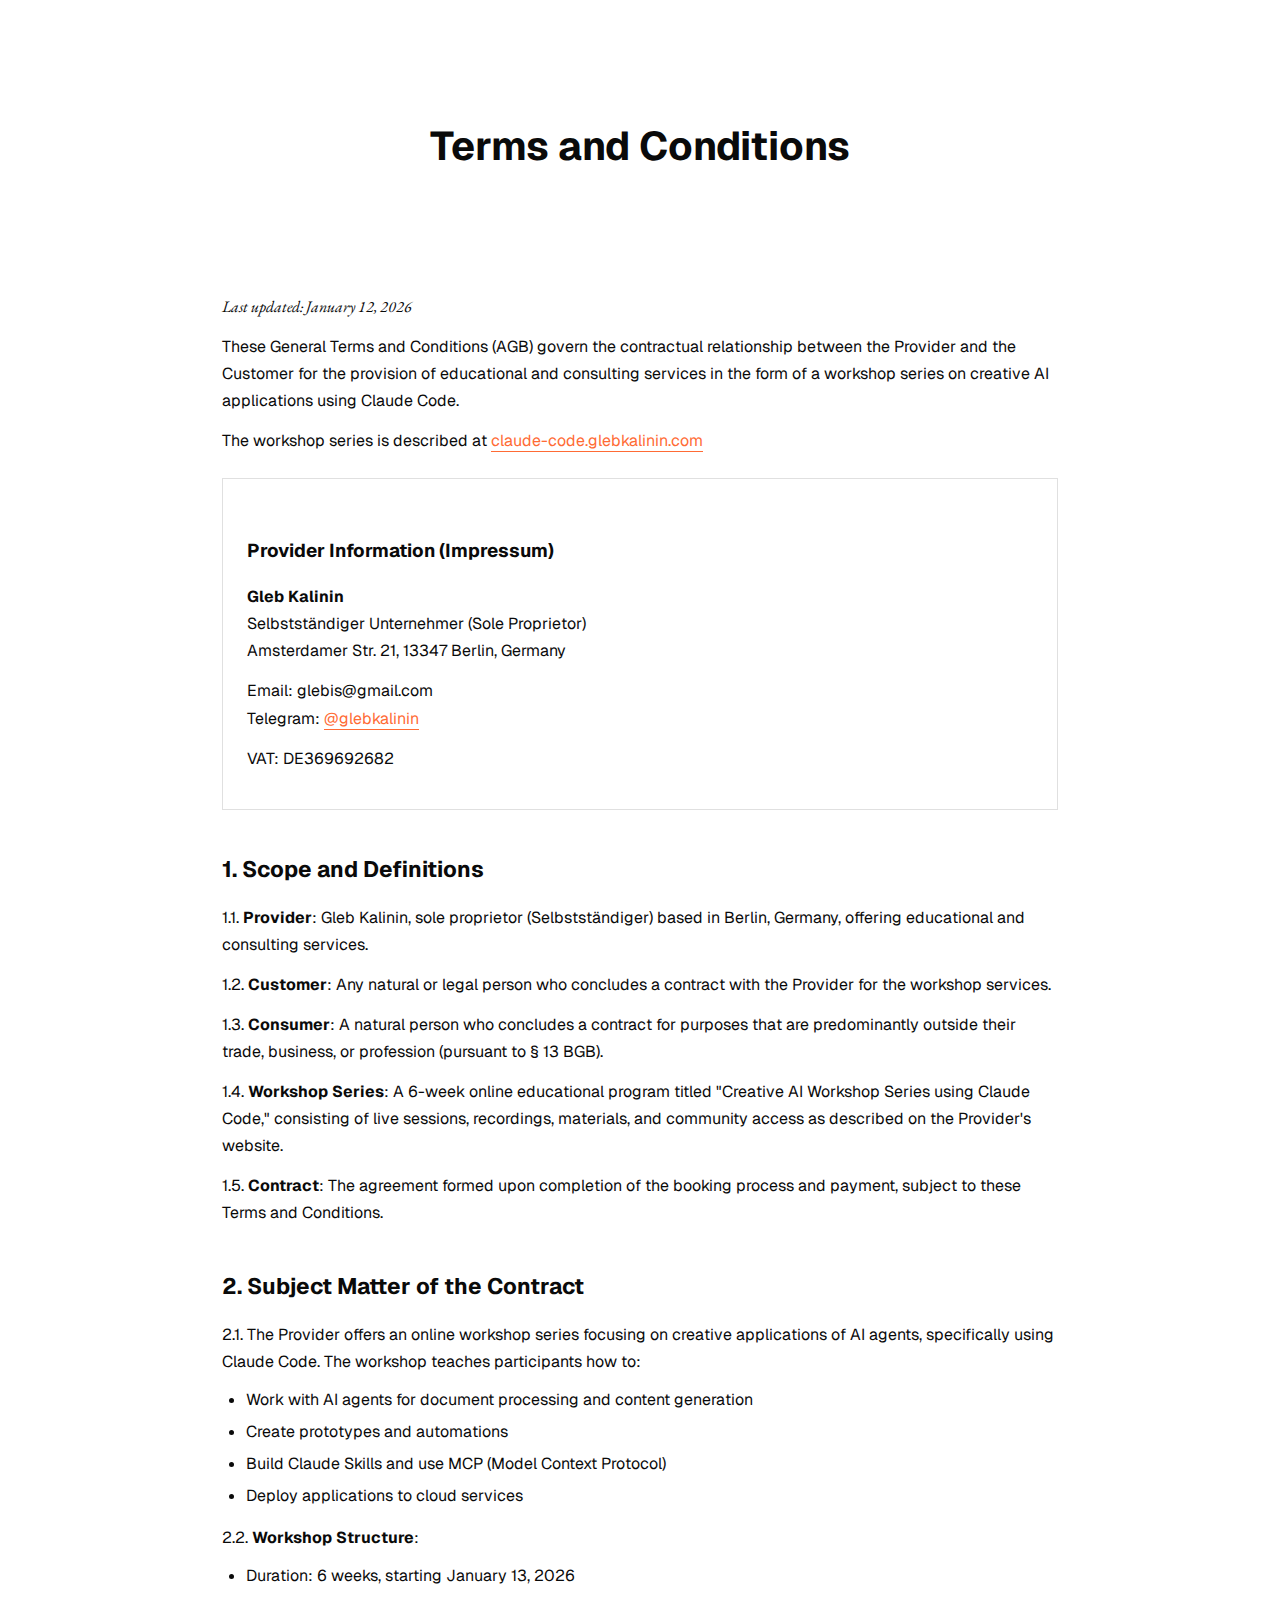
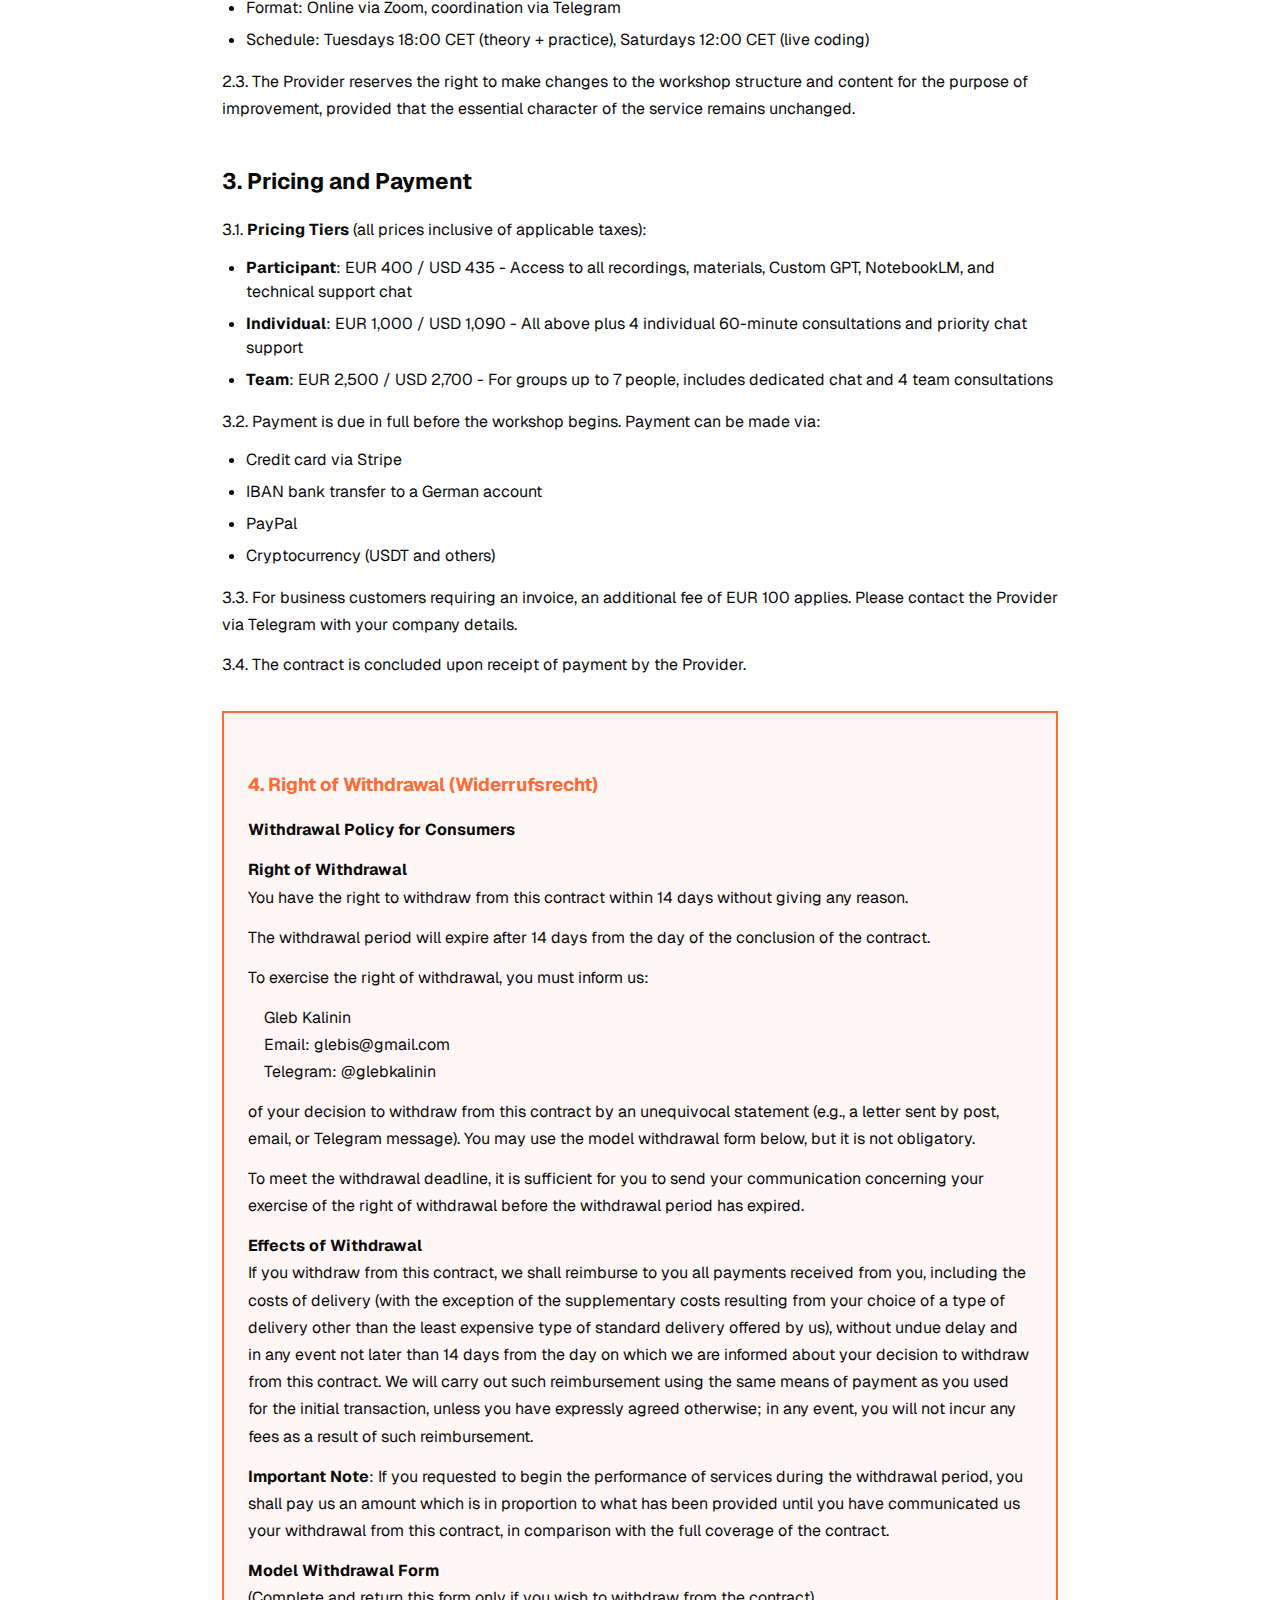
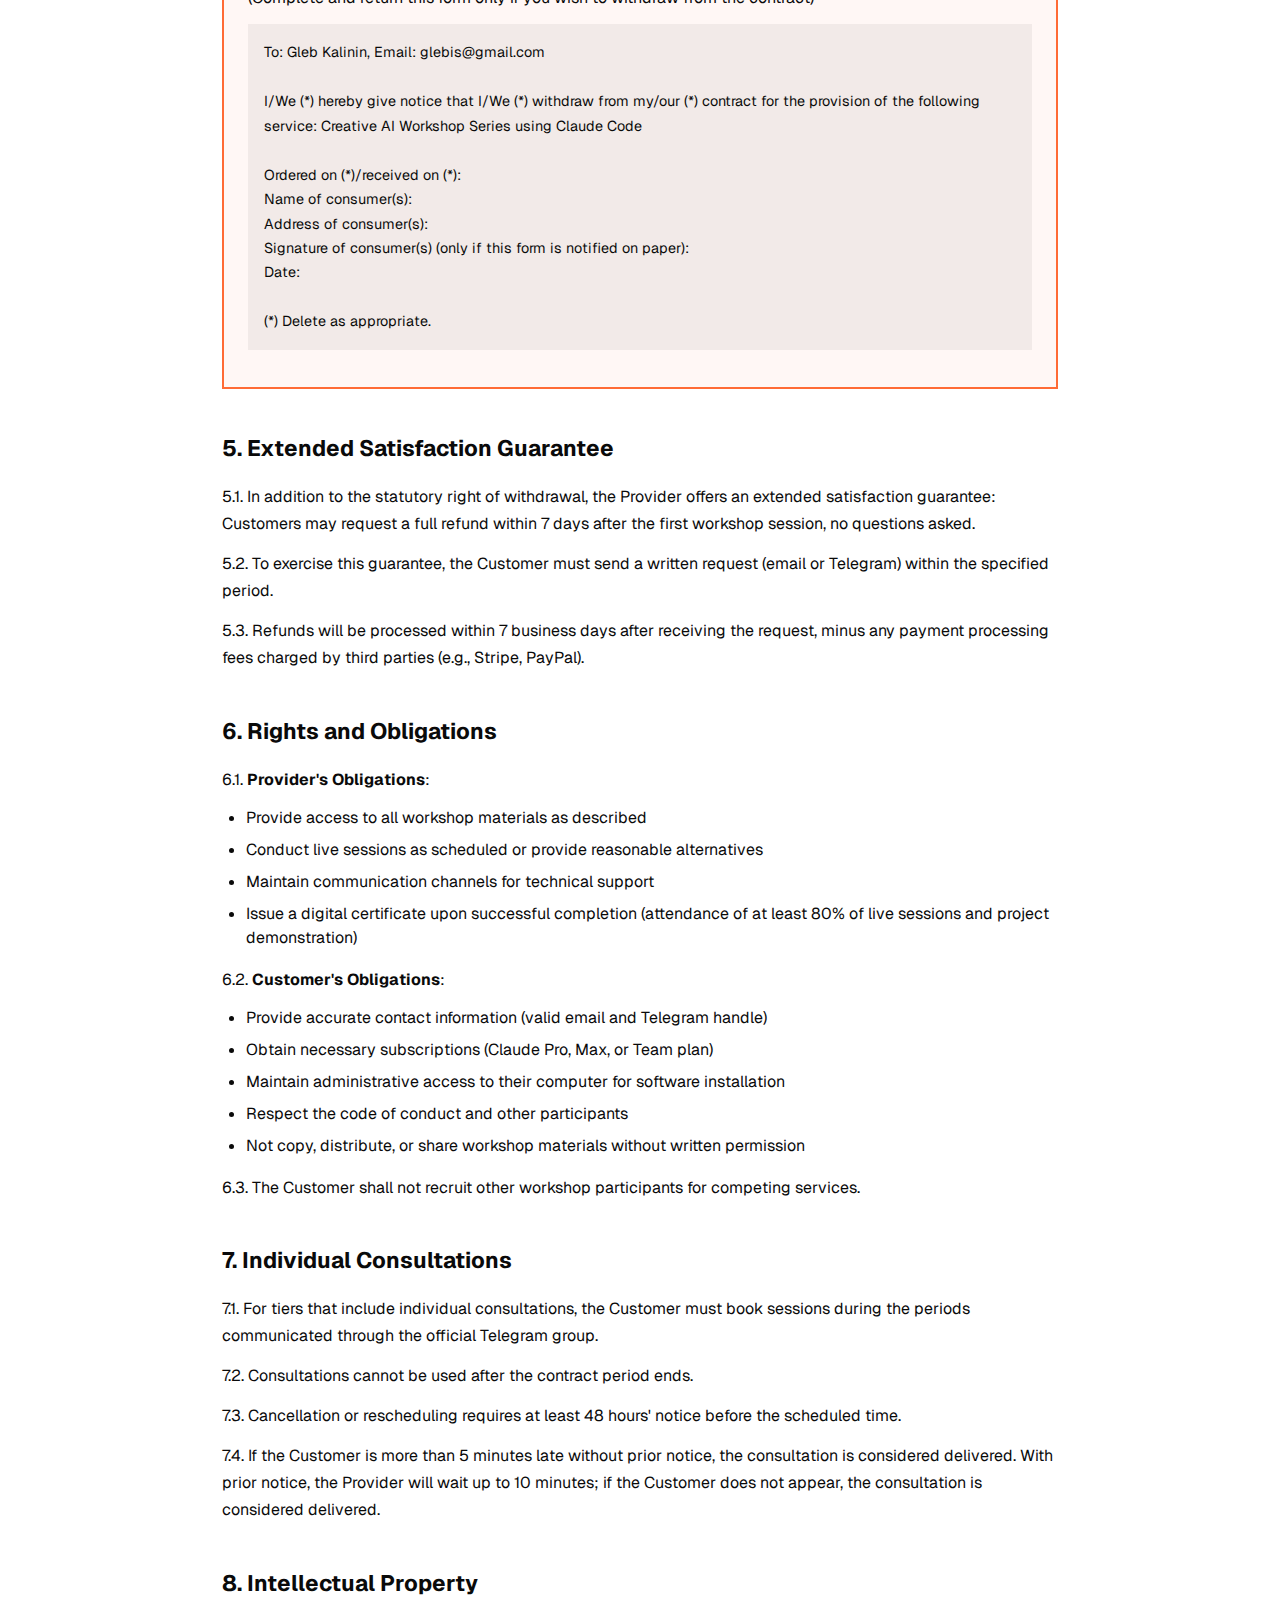
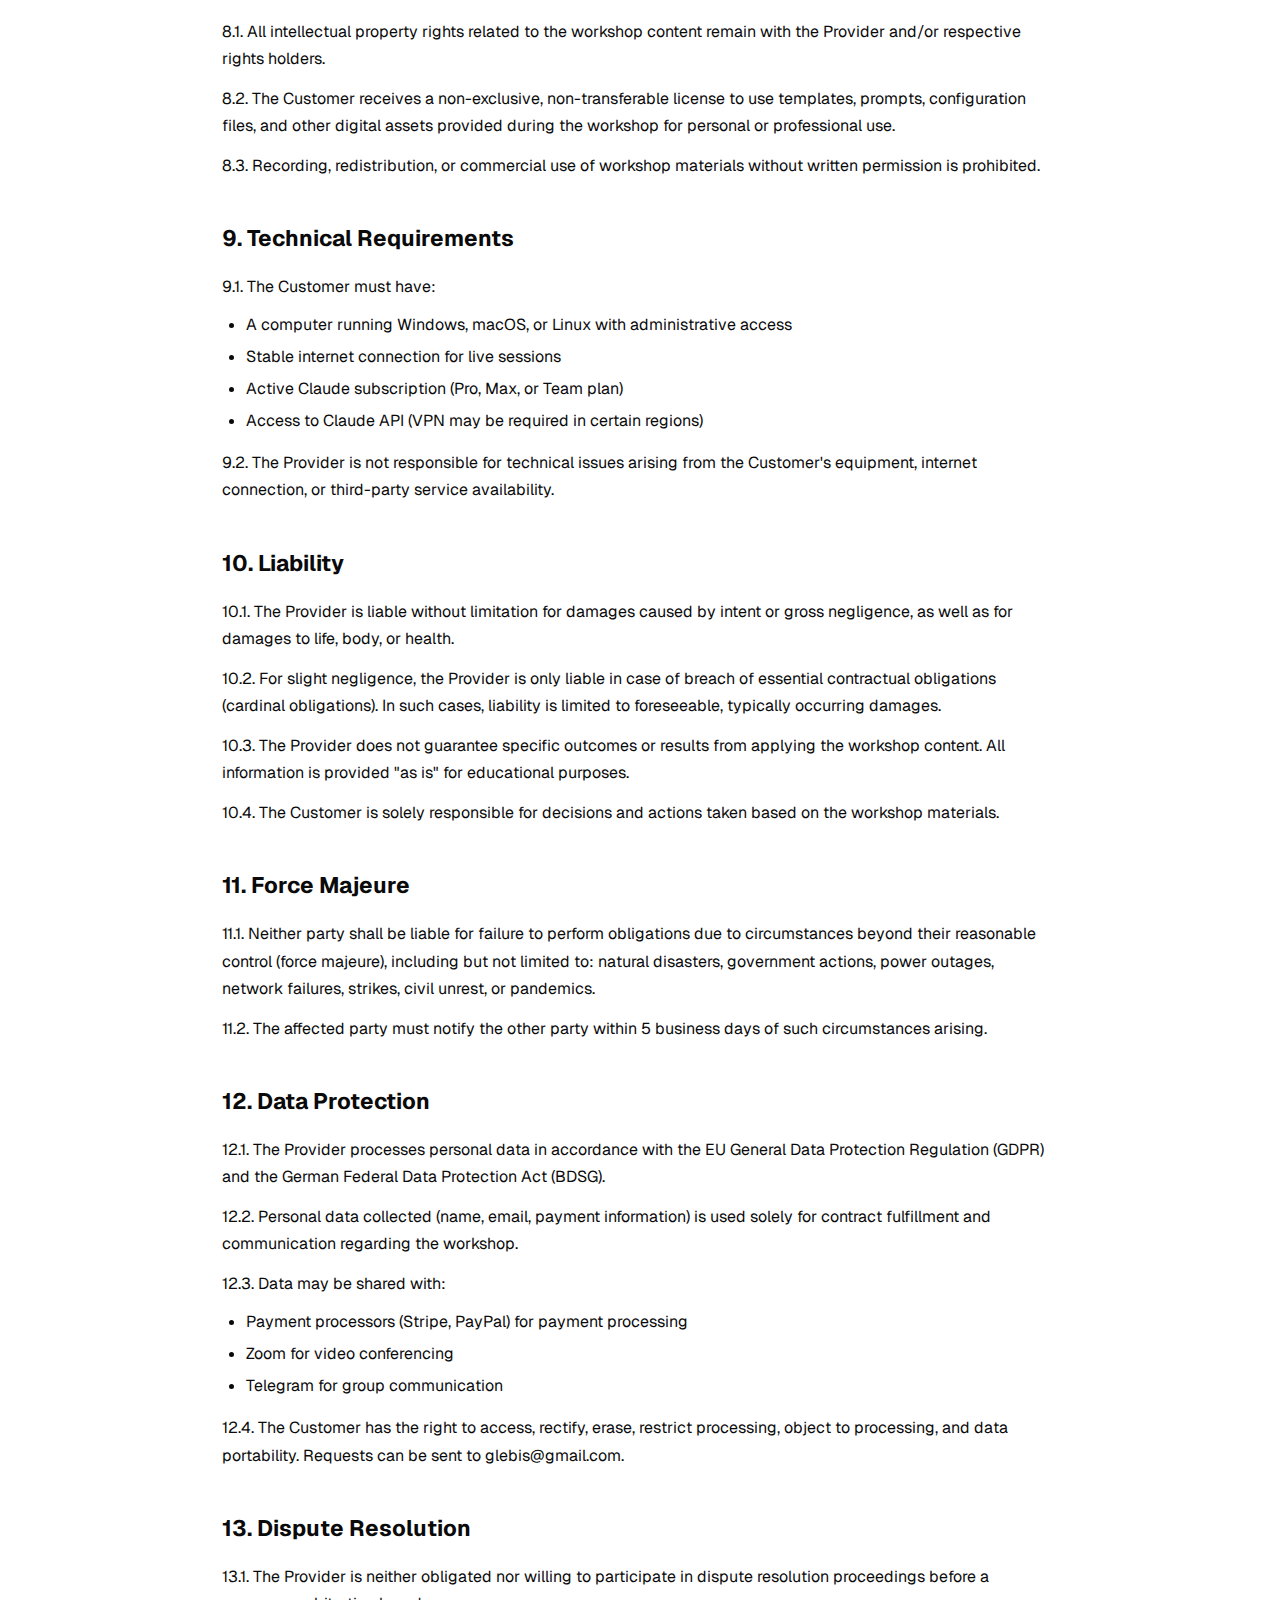
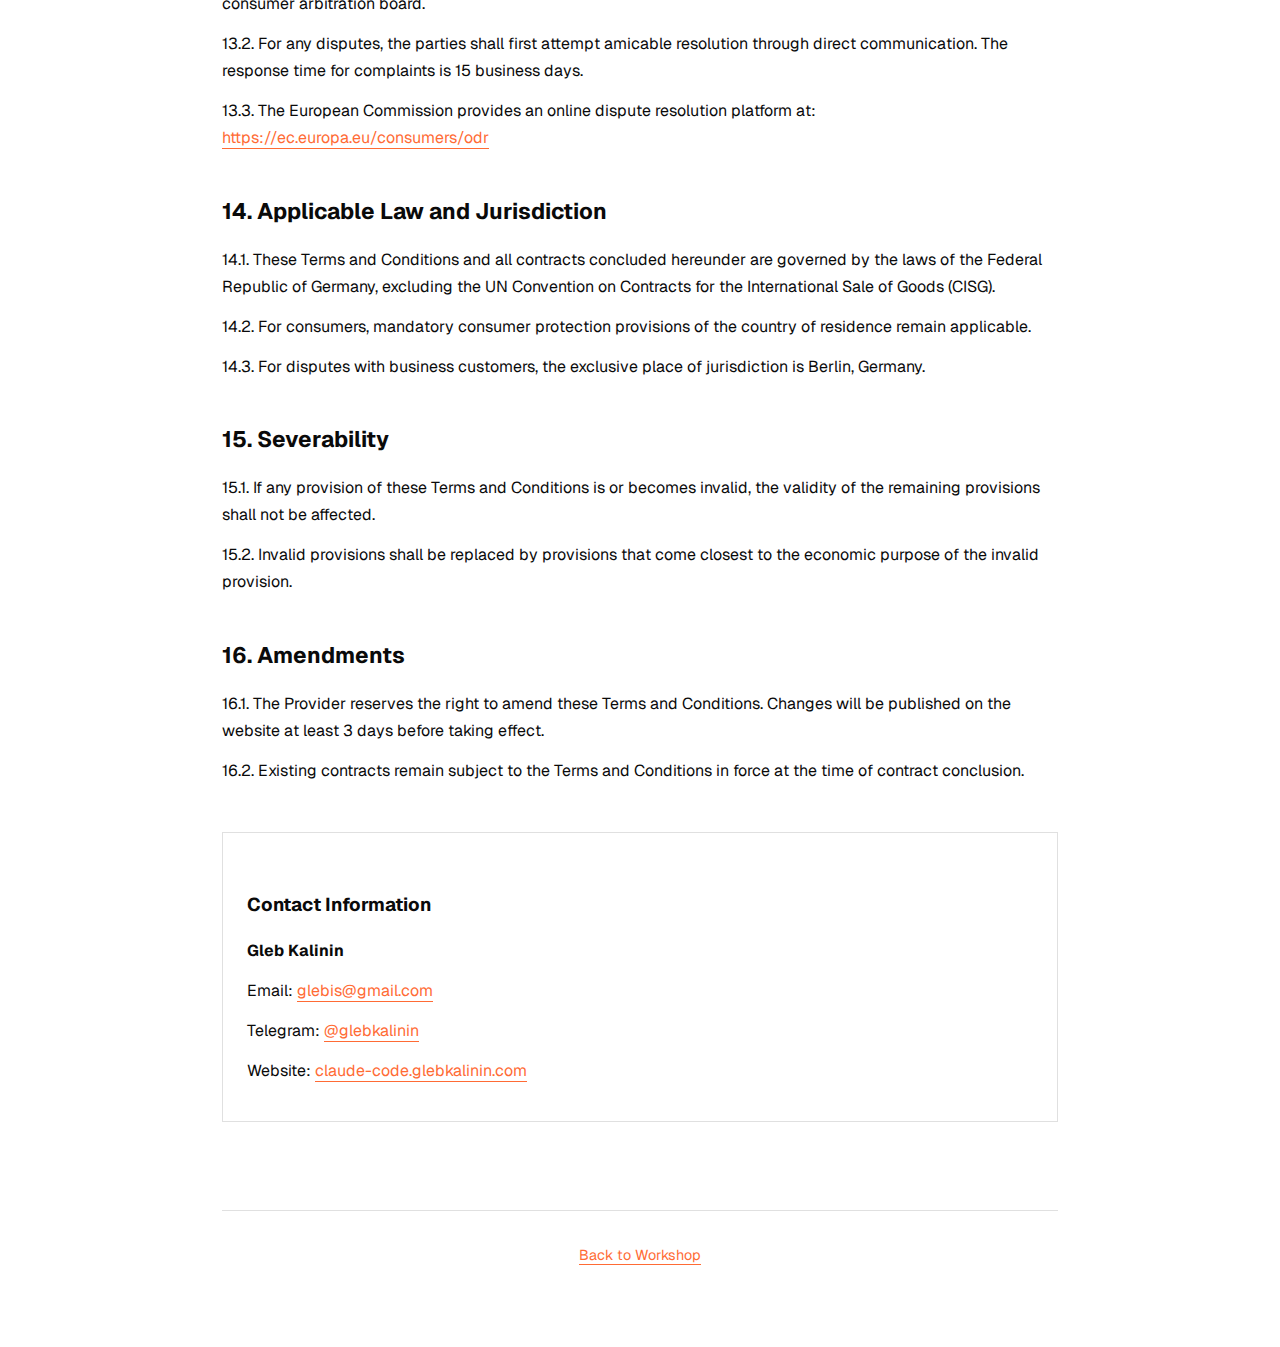
<file: terms-en.html>
<!DOCTYPE html>
<html lang="en" class="light">
<head>
    <!-- Google tag (gtag.js) -->
    <script async src="https://www.googletagmanager.com/gtag/js?id=G-WLF06M7BB0"></script>
    <script>
      window.dataLayer = window.dataLayer || [];
      function gtag(){dataLayer.push(arguments);}
      gtag('js', new Date());
      gtag('config', 'G-WLF06M7BB0');
    </script>
    <meta charset="UTF-8">
    <meta name="viewport" content="width=device-width, initial-scale=1.0">
    <title>Terms and Conditions - Creative AI Workshop Series using Claude Code</title>
    <link rel="preconnect" href="https://fonts.googleapis.com">
    <link rel="preconnect" href="https://fonts.gstatic.com" crossorigin>
    <link href="https://fonts.googleapis.com/css2?family=Geist+Mono:wght@100..900&family=Geist:wght@100..900&display=swap" rel="stylesheet">
    <link href="https://fonts.googleapis.com/css2?family=EB+Garamond:ital,wght@0,400..800;1,400..800&display=swap" rel="stylesheet">
    <link rel="stylesheet" href="./styles.css">
    <meta property="og:image" content="og_image.png">
    <style>
        .terms-article h2 {
            margin-top: 2.5rem;
            margin-bottom: 1rem;
            font-size: 1.4rem;
        }
        .terms-article p {
            margin-bottom: 0.8rem;
            line-height: 1.7;
        }
        .terms-article ul {
            margin-left: 1.5rem;
            margin-bottom: 1rem;
        }
        .terms-article li {
            margin-bottom: 0.5rem;
        }
        .withdrawal-box {
            border: 2px solid var(--accent);
            padding: 1.5rem;
            margin: 2rem 0;
            background: rgba(255, 107, 53, 0.05);
        }
        .withdrawal-box h3 {
            color: var(--accent);
            margin-bottom: 1rem;
        }
        .provider-info {
            background: rgba(255, 255, 255, 0.05);
            border: 1px solid var(--border);
            padding: 1.5rem;
            margin: 1.5rem 0;
        }
    </style>
</head>
<body>
    <!-- Progress Bar -->
    <div id="progress-bar" style="position: fixed; top: 0; left: 0; height: 5px; width: 0%; background-color: var(--accent); z-index: 1001;"></div>

    <div class="container" style="max-width: 900px; margin: 0 auto; padding: 2rem;">
        <header style="text-align: center; margin: 3rem 0;">
            <h1 style="font-size: 2.5rem; margin-bottom: 1rem;">Terms and Conditions</h1>
            <p style="font-size: 1.2rem; color: var(--text-secondary);">Creative AI Workshop Series using Claude Code</p>
                    </header>

        <article class="terms-article">
            <p><em>Last updated: January 12, 2026</em></p>

            <p>These General Terms and Conditions (AGB) govern the contractual relationship between the Provider and the Customer for the provision of educational and consulting services in the form of a workshop series on creative AI applications using Claude Code.</p>

            <p>The workshop series is described at <a href="https://claude-code.glebkalinin.com" target="_blank">claude-code.glebkalinin.com</a></p>

            <div class="provider-info">
                <h3>Provider Information (Impressum)</h3>
                <p><strong>Gleb Kalinin</strong><br>
                Selbstständiger Unternehmer (Sole Proprietor)<br>
                Amsterdamer Str. 21, 13347 Berlin, Germany</p>
                <p>Email: glebis@gmail.com<br>
                Telegram: <a href="https://t.me/glebkalinin">@glebkalinin</a></p>
                <p>VAT: DE369692682</p>
            </div>

            <h2>1. Scope and Definitions</h2>

            <p>1.1. <strong>Provider</strong>: Gleb Kalinin, sole proprietor (Selbstständiger) based in Berlin, Germany, offering educational and consulting services.</p>

            <p>1.2. <strong>Customer</strong>: Any natural or legal person who concludes a contract with the Provider for the workshop services.</p>

            <p>1.3. <strong>Consumer</strong>: A natural person who concludes a contract for purposes that are predominantly outside their trade, business, or profession (pursuant to § 13 BGB).</p>

            <p>1.4. <strong>Workshop Series</strong>: A 6-week online educational program titled "Creative AI Workshop Series using Claude Code," consisting of live sessions, recordings, materials, and community access as described on the Provider's website.</p>

            <p>1.5. <strong>Contract</strong>: The agreement formed upon completion of the booking process and payment, subject to these Terms and Conditions.</p>

            <h2>2. Subject Matter of the Contract</h2>

            <p>2.1. The Provider offers an online workshop series focusing on creative applications of AI agents, specifically using Claude Code. The workshop teaches participants how to:</p>
            <ul>
                <li>Work with AI agents for document processing and content generation</li>
                <li>Create prototypes and automations</li>
                <li>Build Claude Skills and use MCP (Model Context Protocol)</li>
                <li>Deploy applications to cloud services</li>
            </ul>

            <p>2.2. <strong>Workshop Structure</strong>:</p>
            <ul>
                <li>Duration: 6 weeks, starting January 13, 2026</li>
                <li>Format: Online via Zoom, coordination via Telegram</li>
                <li>Schedule: Tuesdays 18:00 CET (theory + practice), Saturdays 12:00 CET (live coding)</li>
            </ul>

            <p>2.3. The Provider reserves the right to make changes to the workshop structure and content for the purpose of improvement, provided that the essential character of the service remains unchanged.</p>

            <h2>3. Pricing and Payment</h2>

            <p>3.1. <strong>Pricing Tiers</strong> (all prices inclusive of applicable taxes):</p>
            <ul>
                <li><strong>Participant</strong>: EUR 400 / USD 435 - Access to all recordings, materials, Custom GPT, NotebookLM, and technical support chat</li>
                <li><strong>Individual</strong>: EUR 1,000 / USD 1,090 - All above plus 4 individual 60-minute consultations and priority chat support</li>
                <li><strong>Team</strong>: EUR 2,500 / USD 2,700 - For groups up to 7 people, includes dedicated chat and 4 team consultations</li>
            </ul>

            <p>3.2. Payment is due in full before the workshop begins. Payment can be made via:</p>
            <ul>
                <li>Credit card via Stripe</li>
                <li>IBAN bank transfer to a German account</li>
                <li>PayPal</li>
                <li>Cryptocurrency (USDT and others)</li>
            </ul>

            <p>3.3. For business customers requiring an invoice, an additional fee of EUR 100 applies. Please contact the Provider via Telegram with your company details.</p>

            <p>3.4. The contract is concluded upon receipt of payment by the Provider.</p>

            <div class="withdrawal-box">
                <h3>4. Right of Withdrawal (Widerrufsrecht)</h3>

                <p><strong>Withdrawal Policy for Consumers</strong></p>

                <p><strong>Right of Withdrawal</strong><br>
                You have the right to withdraw from this contract within 14 days without giving any reason.</p>

                <p>The withdrawal period will expire after 14 days from the day of the conclusion of the contract.</p>

                <p>To exercise the right of withdrawal, you must inform us:</p>
                <p style="margin-left: 1rem;">
                Gleb Kalinin<br>
                Email: glebis@gmail.com<br>
                Telegram: @glebkalinin
                </p>

                <p>of your decision to withdraw from this contract by an unequivocal statement (e.g., a letter sent by post, email, or Telegram message). You may use the model withdrawal form below, but it is not obligatory.</p>

                <p>To meet the withdrawal deadline, it is sufficient for you to send your communication concerning your exercise of the right of withdrawal before the withdrawal period has expired.</p>

                <p><strong>Effects of Withdrawal</strong><br>
                If you withdraw from this contract, we shall reimburse to you all payments received from you, including the costs of delivery (with the exception of the supplementary costs resulting from your choice of a type of delivery other than the least expensive type of standard delivery offered by us), without undue delay and in any event not later than 14 days from the day on which we are informed about your decision to withdraw from this contract. We will carry out such reimbursement using the same means of payment as you used for the initial transaction, unless you have expressly agreed otherwise; in any event, you will not incur any fees as a result of such reimbursement.</p>

                <p><strong>Important Note</strong>: If you requested to begin the performance of services during the withdrawal period, you shall pay us an amount which is in proportion to what has been provided until you have communicated us your withdrawal from this contract, in comparison with the full coverage of the contract.</p>

                <p><strong>Model Withdrawal Form</strong><br>
                (Complete and return this form only if you wish to withdraw from the contract)</p>
                <p style="background: rgba(0,0,0,0.05); padding: 1rem; font-size: 0.9rem;">
                To: Gleb Kalinin, Email: glebis@gmail.com<br><br>
                I/We (*) hereby give notice that I/We (*) withdraw from my/our (*) contract for the provision of the following service: Creative AI Workshop Series using Claude Code<br><br>
                Ordered on (*)/received on (*):<br>
                Name of consumer(s):<br>
                Address of consumer(s):<br>
                Signature of consumer(s) (only if this form is notified on paper):<br>
                Date:<br><br>
                (*) Delete as appropriate.
                </p>
            </div>

            <h2>5. Extended Satisfaction Guarantee</h2>

            <p>5.1. In addition to the statutory right of withdrawal, the Provider offers an extended satisfaction guarantee: Customers may request a full refund within 7 days after the first workshop session, no questions asked.</p>

            <p>5.2. To exercise this guarantee, the Customer must send a written request (email or Telegram) within the specified period.</p>

            <p>5.3. Refunds will be processed within 7 business days after receiving the request, minus any payment processing fees charged by third parties (e.g., Stripe, PayPal).</p>

            <h2>6. Rights and Obligations</h2>

            <p>6.1. <strong>Provider's Obligations</strong>:</p>
            <ul>
                <li>Provide access to all workshop materials as described</li>
                <li>Conduct live sessions as scheduled or provide reasonable alternatives</li>
                <li>Maintain communication channels for technical support</li>
                <li>Issue a digital certificate upon successful completion (attendance of at least 80% of live sessions and project demonstration)</li>
            </ul>

            <p>6.2. <strong>Customer's Obligations</strong>:</p>
            <ul>
                <li>Provide accurate contact information (valid email and Telegram handle)</li>
                <li>Obtain necessary subscriptions (Claude Pro, Max, or Team plan)</li>
                <li>Maintain administrative access to their computer for software installation</li>
                <li>Respect the code of conduct and other participants</li>
                <li>Not copy, distribute, or share workshop materials without written permission</li>
            </ul>

            <p>6.3. The Customer shall not recruit other workshop participants for competing services.</p>

            <h2>7. Individual Consultations</h2>

            <p>7.1. For tiers that include individual consultations, the Customer must book sessions during the periods communicated through the official Telegram group.</p>

            <p>7.2. Consultations cannot be used after the contract period ends.</p>

            <p>7.3. Cancellation or rescheduling requires at least 48 hours' notice before the scheduled time.</p>

            <p>7.4. If the Customer is more than 5 minutes late without prior notice, the consultation is considered delivered. With prior notice, the Provider will wait up to 10 minutes; if the Customer does not appear, the consultation is considered delivered.</p>

            <h2>8. Intellectual Property</h2>

            <p>8.1. All intellectual property rights related to the workshop content remain with the Provider and/or respective rights holders.</p>

            <p>8.2. The Customer receives a non-exclusive, non-transferable license to use templates, prompts, configuration files, and other digital assets provided during the workshop for personal or professional use.</p>

            <p>8.3. Recording, redistribution, or commercial use of workshop materials without written permission is prohibited.</p>

            <h2>9. Technical Requirements</h2>

            <p>9.1. The Customer must have:</p>
            <ul>
                <li>A computer running Windows, macOS, or Linux with administrative access</li>
                <li>Stable internet connection for live sessions</li>
                <li>Active Claude subscription (Pro, Max, or Team plan)</li>
                <li>Access to Claude API (VPN may be required in certain regions)</li>
            </ul>

            <p>9.2. The Provider is not responsible for technical issues arising from the Customer's equipment, internet connection, or third-party service availability.</p>

            <h2>10. Liability</h2>

            <p>10.1. The Provider is liable without limitation for damages caused by intent or gross negligence, as well as for damages to life, body, or health.</p>

            <p>10.2. For slight negligence, the Provider is only liable in case of breach of essential contractual obligations (cardinal obligations). In such cases, liability is limited to foreseeable, typically occurring damages.</p>

            <p>10.3. The Provider does not guarantee specific outcomes or results from applying the workshop content. All information is provided "as is" for educational purposes.</p>

            <p>10.4. The Customer is solely responsible for decisions and actions taken based on the workshop materials.</p>

            <h2>11. Force Majeure</h2>

            <p>11.1. Neither party shall be liable for failure to perform obligations due to circumstances beyond their reasonable control (force majeure), including but not limited to: natural disasters, government actions, power outages, network failures, strikes, civil unrest, or pandemics.</p>

            <p>11.2. The affected party must notify the other party within 5 business days of such circumstances arising.</p>

            <h2>12. Data Protection</h2>

            <p>12.1. The Provider processes personal data in accordance with the EU General Data Protection Regulation (GDPR) and the German Federal Data Protection Act (BDSG).</p>

            <p>12.2. Personal data collected (name, email, payment information) is used solely for contract fulfillment and communication regarding the workshop.</p>

            <p>12.3. Data may be shared with:</p>
            <ul>
                <li>Payment processors (Stripe, PayPal) for payment processing</li>
                <li>Zoom for video conferencing</li>
                <li>Telegram for group communication</li>
            </ul>

            <p>12.4. The Customer has the right to access, rectify, erase, restrict processing, object to processing, and data portability. Requests can be sent to glebis@gmail.com.</p>

            <h2>13. Dispute Resolution</h2>

            <p>13.1. The Provider is neither obligated nor willing to participate in dispute resolution proceedings before a consumer arbitration board.</p>

            <p>13.2. For any disputes, the parties shall first attempt amicable resolution through direct communication. The response time for complaints is 15 business days.</p>

            <p>13.3. The European Commission provides an online dispute resolution platform at: <a href="https://ec.europa.eu/consumers/odr" target="_blank">https://ec.europa.eu/consumers/odr</a></p>

            <h2>14. Applicable Law and Jurisdiction</h2>

            <p>14.1. These Terms and Conditions and all contracts concluded hereunder are governed by the laws of the Federal Republic of Germany, excluding the UN Convention on Contracts for the International Sale of Goods (CISG).</p>

            <p>14.2. For consumers, mandatory consumer protection provisions of the country of residence remain applicable.</p>

            <p>14.3. For disputes with business customers, the exclusive place of jurisdiction is Berlin, Germany.</p>

            <h2>15. Severability</h2>

            <p>15.1. If any provision of these Terms and Conditions is or becomes invalid, the validity of the remaining provisions shall not be affected.</p>

            <p>15.2. Invalid provisions shall be replaced by provisions that come closest to the economic purpose of the invalid provision.</p>

            <h2>16. Amendments</h2>

            <p>16.1. The Provider reserves the right to amend these Terms and Conditions. Changes will be published on the website at least 3 days before taking effect.</p>

            <p>16.2. Existing contracts remain subject to the Terms and Conditions in force at the time of contract conclusion.</p>

            <div class="provider-info" style="margin-top: 3rem;">
                <h3>Contact Information</h3>
                <p><strong>Gleb Kalinin</strong></p>
                <p>Email: <a href="mailto:glebis@gmail.com">glebis@gmail.com</a></p>
                <p>Telegram: <a href="https://t.me/glebkalinin">@glebkalinin</a></p>
                <p>Website: <a href="https://claude-code.glebkalinin.com">claude-code.glebkalinin.com</a></p>
            </div>
        </article>

        <footer style="text-align: center; margin: 4rem 0 2rem; padding-top: 2rem; border-top: 1px solid var(--border); font-size: 0.9rem; color: var(--text-muted);">
            <p><a href="./">Back to Workshop</a></p>
        </footer>
    </div>
</body>
</html>
</file>
<file: styles.css>
:root {
    --font-geist: 'Geist', sans-serif;
    --font-geist-mono: 'Geist Mono', monospace;
    --font-ebgaramond: 'EB Garamond', serif;
    --bg-dark: #0a0a0a;
    --bg-light: #ffffff;
    --text-light: #ffffff;
    --text-dark: #0a0a0a;
    --text-muted-dark: #dedede;
    --text-muted-light: #2a2a2ad0;
    --text-primary: rgba(255, 255, 255, 0.96);
    --text-secondary: rgba(255, 255, 255, 0.76);
    --accent: #ff6b35;
    --hover: #cd0101;
    --animation-duration: 0.7s;
    --border-dark: #333;
    --border-light: #e0e0e0;
}

a {
    color: var(--accent);
    border-bottom: 1px solid var(--accent);
    transition: color 0.3s ease, border-bottom-color 0.3s ease, border-bottom-width 0.8s ease;
    text-decoration: none;
    }

    a:hover {
        color: var(--hover);
        border-bottom: 1px solid var(--hover);
        border-bottom-width: 4px;
    }

    em {
        font-family: var(--font-ebgaramond);
        
    }

    h1, h2, h3, h4, h5, h6 {
        font-family: var(--font-geist);
        font-weight: 700;
        margin-top: 2rem;
        margin-bottom: 1rem;
    }

    p {
        margin-bottom: 1rem;
    }

    ul li {
        margin-bottom: 2rem;
        line-height: 1.5;
    }

    /* Remove scroll margin - sections should scroll to their natural position */
    html {
        scroll-behavior: smooth;
    }

    /* Section headers scroll with comfortable top margin */
    .pricing-section,
    #why-claude,
    #schedule,
    #prices {
        scroll-margin-top: 100px;
    }

    .middot {
        font-style: normal;
        /* font-size: 4rem; */
        /* vertical-align: -0.5rem; */
        animation: fadeInOut 3s ease-in-out infinite alternate;
        color: var(--accent);
    }
    
    @keyframes fadeInOut {
        0% {
            opacity: 0;
        }
        100% {
            opacity: 1;
        }
    }
    
.light {
    --bg: var(--bg-light);
    --text: var(--text-dark);
    --text-muted: var(--text-muted-light);
    --border: var(--border-light);
}

.dark {
    --bg: var(--bg-dark);
    --text: var(--text-light);
    --text-muted: var(--text-muted-dark);
    --border: var(--border-dark);
}

* {
    margin: 0;
    padding: 0;
    box-sizing: border-box;
}

/* Enable native smooth scrolling for in-page anchors */
html {
    scroll-behavior: smooth;
}

/* Provide a comfortable top offset when scrolling to elements with IDs */
[id] {
    scroll-margin-top: 80px;
}

body {
    font-family: var(--font-geist);
    background: var(--bg);
    color: var(--text);
    line-height: 1.7;
    overflow-x: hidden;
    transition: background-color 0.3s ease, color 0.3s ease;
}

/* Shader hero wrapper and background */
.shader-hero {
    position: relative;
    isolation: isolate; /* ensure z-index stacking context */
    /* Full-bleed width while inside a centered .container */
    margin-left: calc(50% - 50vw);
    margin-right: calc(50% - 50vw);
    /* Cancel the top padding added by the parent .container so it hugs the top edge */
    margin-top: -2rem;
    /* Take full viewport height */
    min-height: 100vh;
    /* Desired spacing after the section */
    margin-bottom: 80px;
}

.shader-bg {
    position: absolute;
    inset: 0;
    z-index: 0;
    pointer-events: none; /* let content be interactable */
}

/* Ensure the auto-inserted canvas fills the background container */
.shader-bg canvas {
    position: absolute;
    inset: 0;
    width: 100%;
    height: 100%;
    display: block;
}

.shader-hero > :not(.shader-bg) {
    position: relative;
    z-index: 1;
    padding: 3rem; /* Increased inner padding to better match sections below */
}

label {
    cursor: help;
    border-bottom-style: dotted;
}

.container {
    max-width: 1400px;
    margin: 0 auto;
    padding: 2rem;
    min-height: 100vh;
    display: flex;
    flex-direction: column;
    justify-content: center;
}

.header {
    text-align: center;
    margin-bottom: 5rem;
    opacity: 0;
    transform: translateY(-20px);
}

.logo {
    font-size: clamp(2rem, 5vw, 3rem);
    font-weight: 900;
    letter-spacing: 0.1em;
    margin-bottom: 1rem;
    text-transform: uppercase;
}

.tagline {
    font-size: clamp(0.9rem, 2vw, 1.1rem);
    color: var(--text-muted);
    letter-spacing: 0.05em;
    font-weight: 400;
    max-width: 30%;
    margin: 0;
}

@media (max-width: 768px) {
    .tagline {
        max-width: 100%;
        margin: 0;
        font-size: clamp(1.08rem, 2.4vw, 1.32rem);
    }
}

.main-content {
    display: grid;
    grid-template-columns: 1fr 1fr;
    gap: 8rem;
    align-items: center;
    margin-bottom: 8rem;
}

.content-section {
    opacity: 0;
    transform: translateX(-30px);
}

.visual-section {
    opacity: 0;
    transform: translateX(30px);
}

.hero-text {
    color: var(--text-muted);
    font-size: clamp(1.6rem, 4.64vw, 8.64rem);
    font-weight: 900;
    
    line-height: 0.85;
    letter-spacing: -0.02em;
    margin-bottom: 2rem;
    text-transform: uppercase;
    font-family: var(--font-geist-mono) !important;
}

.hero-text .highlight {
    color: var(--accent);
}

.hero-text .hero-word.highlight {
    display: inline-flex;
    align-items: flex-end;
    column-gap: 0.15em;
    white-space: nowrap;
    max-width: 100%;
}

.hero-text .highlight-rotator {
    display: inline-block;
    white-space: nowrap;
    font-family: inherit;
    min-width: 0;
}

.highlight-cursor {
    display: inline-block;
    width: 0.65ch;
    color: currentColor;
    animation: highlightCursorBlink 1s steps(2, start) infinite;
    align-self: stretch;
}

.highlight-cursor.is-typing {
    animation: none;
    opacity: 1;
}

@keyframes highlightCursorBlink {
    0%, 49% {
        opacity: 1;
    }
    50%, 100% {
        opacity: 0;
    }
}

@media (prefers-reduced-motion: reduce) {
    .highlight-cursor {
        animation: none;
        opacity: 1;
    }
}

.highlight-bg {
    background-color: var(--accent);
    color: var(--bg);
    display: inline-block;
    padding: 0.2rem 0.5rem;
}

.hero-word {
    display: inline-block;
    /* Visible by default; animation will control inner letters */
    opacity: 1;
    transform: none;
    transform-origin: center bottom;
    font-family: var(--font-geist);
}

/* Moving letters effect (Tobias Ahlin #11) */
.ml11 .text-wrapper {
  position: relative;
  display: inline-block;
  padding-top: 0.1em;
  padding-right: 0.05em;
  padding-bottom: 0.15em;
}

.ml11 .line {
  opacity: 0;
  display: none;
  position: absolute;
  left: 0;
  height: 100%;
  width: 0px;
  background-color: currentColor;
  transform-origin: 0 50%;
}

.ml11 .line1 {
  top: 0;
  left: 0;
}

.ml11 .letter {
  display: inline-block;
  line-height: 1em;
  opacity: 0; /* hidden until animated in */
}

.description {
    font-size: clamp(1.1rem, 2.5vw, 1.4rem);
    line-height: 1.4;
    color: var(--text-muted);
    letter-spacing: 0.01em;
    max-width: 500px;
    margin-bottom: 3rem;
    font-family: var(--font-geist);
}

.cta-button {
    display: inline-block;
    padding: 1.2rem 2.5rem;
    background: var(--text-dark);
    color: var(--text-light);
    text-decoration: none;
    font-weight: 700;
    font-size: 1rem;
    letter-spacing: 0.05em;
    text-transform: uppercase;
    transition: all 0.2s ease;
    border: 2px solid var(--text-muted-dark);
    cursor: pointer;
}

.cta-button:hover {
    background: transparent;
    color: var(--text-dark);
    transform: translateY(-2px) scale(1.02);
}

.cta-button:active {
    transform: translateY(1px) scale(0.98);
    background: var(--text-dark);
    color: var(--text-light);
}

/* Dark mode: ensure hover text uses accent color */
.dark .cta-button:hover {
    color: var(--accent);
    border-color: var(--accent);
}

/* Medium screens: keep the top-right controls compact */
@media (max-width: 900px) {
    .theme-toggle-container {
        gap: 0.35rem;
    }
    /* Hide the Telegram label to avoid overlay; keep icon visible */
    .telegram-button span {
        display: none;
    }
    .telegram-button {
        padding: 0.35rem; /* tighter around icon */
    }
}

.visual-section {
    display: flex;
    flex-direction: column;
    gap: 3rem;
}

.font-showcase {
    display: flex;
    flex-direction: column;
    gap: 1.5rem;
}

.font-sample {
    display: flex;
    align-items: center;
    gap: 2rem;
    padding: 2rem;
    border: 1px solid #333;
    background: rgba(255, 255, 255, 0.02);
    opacity: 0;
    transform: scale(0.95);
}

.font-label {
    font-size: 0.9rem;
    color: var(--text-muted);
    min-width: 120px;
    letter-spacing: 0.05em;
}

.font-display {
    font-size: clamp(2rem, 4vw, 3.5rem);
    font-weight: 900;
    letter-spacing: -0.01em;
}

.geist-sans {
    font-family: var(--font-geist);
}

.geist-mono {
    font-family: var(--font-geist-mono);
}

/* Opt-in serif utility using EB Garamond */
.serif {
    font-family: var(--font-ebgaramond);
}

#testimonials blockquote p {
    font-family: var(--font-ebgaramond);
    font-size: 1.1rem;
    line-height: 1.5;
}

#testimonials .col-span-2-offset-1 em {
    font-family: var(--font-ebgaramond);
}

.features-grid {
    display: grid;
    grid-template-columns: repeat(auto-fit, minmax(300px, 1fr));
    gap: 3rem;
    margin-top: 1rem;
    margin-bottom: 6rem;
    position: relative;
    padding-top: 120px; /* Space for the sticky header */
}

.section-header {
    position: sticky;
    top: 0;
    z-index: 100;
    background-color: var(--bg);
    padding: 1.5rem 0;
    margin-bottom: .2rem;
    margin-top: .2rem;
    width: 100%;
    display: flex;
    align-items: center;
    gap: 1rem;
    border-bottom: 1px solid var(--border);
}

.highlight {
    font-weight: 900;    
    color: var(--accent);
}

.section-header .highlight {
    font-size: clamp(3rem, 8vw, 6rem);
    font-weight: 900;
    line-height: 1;

    text-transform: uppercase;
}

.section-header .subtitle {
    font-size: 1.8rem !important;
    font-weight: normal;
    letter-spacing: 0.1em;
    color: #999;
    margin-left: 1rem;
    text-transform: lowercase;
    line-height: 1 !important;
    display: inline-flex;
    align-items: center;
transition: all 0.3s ease; 
}

.feature-card {
    padding: 2.5rem;
    border: 1px solid #333;
    background: rgba(255, 255, 255, 0.02);
    opacity: 0;
    transform: translateY(20px);
    margin-bottom: 2rem;
    transition: background-color 0.75s ease-in, border-color 0.75s ease-in, color 0.75s ease-in;
}

.feature-card:hover {
    background: rgba(255, 107, 53, 0.08); /* subtle accent wash */
    border-color: var(--accent);
}

.feature-card:hover .feature-title {
    color: var(--accent);
}

.feature-title {
    font-size: clamp(1.5rem, 3vw, 2rem);
    font-weight: 800;
    margin-bottom: 1rem;
    letter-spacing: -0.01em;
}

.feature-description {
    font-size: 1rem;
    line-height: 1.5;
    color: var(--text-muted);
    letter-spacing: 0.01em;
}

.stats-section {
    display: flex;
    justify-content: space-between;
    align-items: center;
    margin-top: 6rem;
    padding: 3rem 0;
    border-top: 1px solid #333;
}

.stat {
    text-align: center;
    opacity: 0;
    transform: translateY(20px);
}

.stat-number {
    font-size: clamp(2.5rem, 5vw, 4rem);
    font-weight: 900;
    line-height: 1;
    margin-bottom: 0.5rem;
    color: var(--accent);
}

.stat-label {
    font-size: 0.9rem;
    color: var(--text-muted);
    letter-spacing: 0.05em;
    text-transform: uppercase;
}

/* Pricing Section Styles */
.pricing-section {
    margin-top: 8rem;
    padding-top: 6rem;
    border-top: 1px solid #333;
}

.pricing-header {
    text-align: center;
    margin-bottom: 4rem;
    opacity: 0;
    transform: translateY(20px);
}

.pricing-title {
    font-size: clamp(3rem, 6vw, 5rem);
    font-weight: 900;
    line-height: 0.9;
    letter-spacing: -0.02em;
    margin-bottom: 1rem;
    text-transform: uppercase;
}

.pricing-subtitle {
    font-size: clamp(1rem, 2vw, 1.2rem);
    color: var(--text-muted);
    max-width: 600px;
    margin: 0 auto;
    line-height: 1.4;
}

.pricing-controls {
    display: flex;
    justify-content: center;
    align-items: center;
    gap: 2rem;
    margin-top: 2rem;
    margin-bottom: 2rem;
    flex-wrap: wrap;
    position: relative;
}

.currency-switch {
    display: flex;
    justify-content: center;
    gap: 0.5rem;
}

.currency-btn {
    background: rgba(255, 255, 255, 0.05);
    border: 1px solid #333;
    color: var(--text-muted);
    padding: 0.5rem 1rem;
    font-size: 0.9rem;
    cursor: pointer;
    transition: all 0.3s ease;
    border-radius: 4px;
    font-family: var(--font-geist-mono);
    letter-spacing: 0.02em;
}

.currency-btn:hover {
    background: rgba(255, 255, 255, 0.1);
}

.currency-btn.active {
    background: var(--accent);
    color: #000;
    border-color: var(--accent);
}

.discount-section {
    display: flex;
    align-items: center;
    gap: 1rem;
    position: absolute;
    right: 0;
}

.discount-link {
    color: var(--accent);
    text-decoration: none;
    font-size: 0.9rem;
    font-family: var(--font-geist-mono);
    cursor: pointer;
    transition: opacity 0.3s ease;
    white-space: nowrap;
}

.discount-link:hover {
    opacity: 0.8;
}

.discount-input-wrapper {
    display: flex;
    align-items: center;
    gap: 0.5rem;
    animation: slideIn 0.3s ease;
}

@keyframes slideIn {
    from {
        opacity: 0;
        transform: translateX(-10px);
    }
    to {
        opacity: 1;
        transform: translateX(0);
    }
}

.discount-input {
    background: rgba(255, 255, 255, 0.05);
    border: 1px solid #333;
    color: var(--text);
    padding: 0.5rem 1rem;
    font-size: 0.9rem;
    border-radius: 4px;
    font-family: var(--font-geist-mono);
    outline: none;
    transition: border-color 0.3s ease;
    min-width: 150px;
}

.discount-input:focus {
    border-color: var(--accent);
}

.discount-apply-btn {
    background: var(--accent);
    border: 1px solid var(--accent);
    color: #000;
    padding: 0.5rem 1rem;
    font-size: 0.9rem;
    cursor: pointer;
    transition: all 0.3s ease;
    border-radius: 4px;
    font-family: var(--font-geist-mono);
    white-space: nowrap;
}

.discount-apply-btn:hover {
    opacity: 0.9;
}

.discount-message {
    font-size: 0.85rem;
    font-family: var(--font-geist-mono);
    white-space: nowrap;
}

.discount-message.success {
    color: var(--accent);
}

.discount-message.error {
    color: #ff4444;
}

.pricing-grid {
    display: grid;
    grid-template-columns: repeat(3, 1fr);
    gap: 2rem;
}

.pricing-card {
    border: 1px solid #333;
    background: rgba(255, 255, 255, 0.02);
    padding: 3rem 2rem;
    display: flex;
    flex-direction: column;
    transition: transform 0.3s ease, border-color 0.3s ease;
    position: relative;
    overflow: hidden;
    opacity: 0;
    transform: translateY(30px);
}

.pricing-card:hover {
    transform: translateY(-10px);
    border-color: var(--accent);
}

.pricing-card.featured {
    border-color: var(--accent);
    background: rgba(255, 107, 53, 0.05);
}

.pricing-card.featured::before {
    content: "РЕКОМЕНДУЕМ";
    position: absolute;
    top: 1.5rem;
    right: -4rem;
    background: var(--accent);
    color: var(--bg-dark);
    font-size: 0.8rem;
    font-weight: 700;
    padding: 0.5rem 4rem;
    transform: rotate(45deg);
    letter-spacing: 0.05em;
}

.plan-name {
    font-size: 1.5rem;
    font-weight: 800;
    margin-bottom: 0.5rem;
    letter-spacing: -0.01em;
}

.plan-price {
    font-size: clamp(2.5rem, 5vw, 3.5rem);
    font-weight: 900;
    margin: 1.5rem 0;
    letter-spacing: -0.02em;
    line-height: 1;
}

.plan-price .currency {
    font-size: 1.5rem;
    font-weight: 700;
    vertical-align: super;
    margin-right: 0.2rem;
}

.plan-price .period {
    font-size: 1rem;

.plan-description {
font-size: 0.9rem;
color: var(--text-muted);
margin-bottom: 2rem;
line-height: 1.5;
}

.plan-features {
list-style: none;
margin-bottom: 2rem;
flex-grow: 1;
}
    flex-grow: 1;
}

.plan-features li {
    margin-bottom: 1rem;
    display: flex;
    align-items: center;
    font-size: 0.95rem;
}

.plan-features li::before {
    content: "→";
    color: var(--accent);
    margin-right: 0.75rem;
    font-weight: 700;
}

.plan-button {
    display: inline-block;
    padding: 1rem 2rem;
    text-decoration: none;
    font-weight: 700;
    font-size: 0.9rem;
    letter-spacing: 0.05em;
    text-transform: uppercase;
    transition: all 0.3s ease;
    text-align: center;
    border: 2px solid;
}

.plan-button.primary {
    background: var(--accent);
    color: var(--bg-dark);
    border-color: var(--accent);
}

.plan-button.primary:hover {
    background: transparent;
    color: var(--accent);
    transform: translateY(-2px) scale(1.02);
}

.plan-button.secondary {
    background: transparent;
    color: var(--accent);
    border-color: var(--text-light);
}

.plan-button.secondary:hover {
    background: var(--text-light);
    color: var(--bg-dark);
    transform: translateY(-2px) scale(1.02);
}

@media (max-width: 768px) {
    .main-content {
        grid-template-columns: 1fr;
        gap: 4rem;
        /* text-align: center; */
    }

    .container {
        padding: 1rem;
    }

    /* Adjust the shader hero top offset to match smaller container padding */
    .shader-hero {
        margin-top: -1rem;
    }

    /* Slightly reduce inner padding on small screens for better fit */
    .shader-hero > :not(.shader-bg) {
        padding: 2rem;
    }

    .font-sample {
        flex-direction: column;
        align-items: flex-start;
        gap: 1rem;
    }

    .stats-section {
        flex-direction: column;
        gap: 2rem;
    }

    .three-column-section {
        grid-template-columns: 1fr;
        gap: 3rem;
    }
    /* Increase horizontal spacing for list items on mobile */
    ul li {
        margin-left: 1rem;
        margin-right: 1rem;
    }
}

@media (max-width: 768px) {
    .pricing-controls {
        flex-direction: column;
        gap: 1.5rem;
    }
    
    .discount-section {
        position: static;
        width: 100%;
        justify-content: center;
    }
}

@media (max-width: 640px) {
    .pricing-grid {
        grid-template-columns: 1fr;
        gap: 3rem;
    }
    
    .footer-section {
        grid-template-columns: 1fr;
        gap: 2rem;
        text-align: center;
    }
    /* Prevent overlap with fixed theme/telegram bar on very small screens */
    .shader-hero {
        padding-top: 4.25rem; /* leaves space under the fixed controls */
    }

    /* Compact the Telegram button to icon-only to reduce width */
    .theme-toggle-container {
        gap: 0.25rem;
        top: 0.5rem;
        right: 0.5rem;
    }
    .telegram-button {
        padding: 0.35rem; /* tighter padding */
    }
    .telegram-button span {
        display: none; /* hide text label on very small screens */
    }
}

/* FAQ Section Styles */
.faq-section {
    margin-top: 8rem;
    padding-top: 6rem;
    border-top: 1px solid #333;
    opacity: 0;
    transform: translateY(20px);
}

.faq-container {
    margin-top: 4rem;
    display: flex;
    flex-direction: column;
    gap: 1rem;
}

.faq-item {
    border: 1px solid #333;
    background: rgba(255, 255, 255, 0.02);
    transition: all 0.3s ease;
    opacity: 0;
    transform: translateY(20px);
}

.faq-question {
    padding: 1.5rem 2rem;
    display: flex;
    justify-content: space-between;
    align-items: center;
    cursor: pointer;
}

.faq-question h3 {
    font-size: 1.2rem;
    font-weight: 600;
    margin: 0;
}

.faq-toggle {
    font-size: 1.5rem;
    font-weight: 300;
    transition: transform 0.3s ease;
}

.faq-answer {
    height: 0;
    overflow: hidden;
    transition: height 0.5s ease;
}

.faq-answer p {
    padding: 0 2rem 1.5rem;
    margin: 0;
    color: var(--text-muted);
    line-height: 1.6;
}

.faq-item.active {
    border-color: var(--accent);
}

.faq-item.active .faq-toggle {
    transform: rotate(45deg);
    color: var(--accent);
}

/* Footer Section Styles */
.footer-section {
    display: grid;
    grid-template-columns: repeat(3, 1fr);
    gap: 4rem;
    margin-top: 8rem;
    padding-top: 4rem;
    border-top: 1px solid #333;
    font-size: 0.9rem;
    color: var(--text-muted);
    opacity: 0;
    transform: translateY(20px);
}

.footer-column {
    display: flex;
    flex-direction: column;
    gap: 1rem;
}

.footer-link {
    color: var(--text);
    text-decoration: none;
    transition: color 0.3s ease;
}

.footer-link:hover {
    color: var(--accent);
}

/* Three Column Section Styles */
.three-column-section {
    display: grid;
    grid-template-columns: repeat(3, 1fr);
    gap: 4rem;
    margin: 8rem 0;
    opacity: 0;
    transform: translateY(20px);
}

.column {
    display: flex;
    flex-direction: column;
}

.column-title {
    font-size: clamp(1.8rem, 4vw, 2.8rem);
    font-weight: 800;
    line-height: 1.1;
    margin-bottom: 2rem;
    margin-top: 0;
    letter-spacing: -0.02em;
}

.column-text {
    font-size: clamp(1rem, 1.8vw, 1.2rem);
    line-height: 1.5;
    
}

.description-author {
    font-size: clamp(1rem, 1.4vw, 1.4rem);
    line-height: 1.5;
    color: var(--text-muted);
    
}

/* Grid utility: start at column 2 and span 2 columns (offset 1, width 2) */
.three-column-section .col-span-2-offset-1 {
    grid-column: 2 / span 2;
}

/* Reset on narrow screens where the grid collapses to single column */
@media (max-width: 768px) {
    .three-column-section .col-span-2-offset-1 {
        grid-column: auto;
    }
}

@media (max-width: 768px) {
    .three-column-section {
        grid-template-columns: 1fr;
        gap: 3rem;
    }
}

/* Typography emphasis classes */
.text-massive {
    font-size: clamp(6rem, 15vw, 18rem);
    font-weight: 900;
    line-height: 0.8;
    letter-spacing: -0.03em;
}

.text-huge {
    font-size: clamp(3rem, 8vw, 8rem);
    font-weight: 800;
    line-height: 0.9;
    letter-spacing: -0.02em;
}

.text-bold-spaced {
    font-weight: 700;
    letter-spacing: 0.1em;
    text-transform: uppercase;
}

/* Animation classes */
.animate {
    animation-duration: var(--animation-duration);
    animation-fill-mode: both;
    animation-timing-function: cubic-bezier(0.25, 0.1, 0.25, 1);
}

@keyframes fadeInUp {
    from {
        opacity: 0;
        transform: translateY(20px);
    }
    to {
        opacity: 1;
        transform: translateY(0);
    }
}

@keyframes fadeInDown {
    from {
        opacity: 0;
        transform: translateY(-20px);
    }
    to {
        opacity: 1;
        transform: translateY(0);
    }
}

@keyframes fadeInLeft {
    from {
        opacity: 0;
        transform: translateX(-30px);
    }
    to {
        opacity: 1;
        transform: translateX(0);
    }
}

@keyframes fadeInRight {
    from {
        opacity: 0;
        transform: translateX(30px);
    }
    to {
        opacity: 1;
        transform: translateX(0);
    }
}

@keyframes scaleIn {
    from {
        opacity: 0;
        transform: scale(0.95);
    }
    to {
        opacity: 1;
        transform: scale(1);
    }
}

/* Framer Motion-like animations for section headers */
.section-header {
    opacity: 0;
    transform: translateY(-10px);
}

.section-header.animated {
    animation: fadeInDown 0.5s cubic-bezier(0.25, 0.1, 0.25, 1) forwards;
}

.section-header.active {
    opacity: 1;
    transform: translateY(0);
}

/* Mobile adjustments for section headers */
@media (max-width: 768px) {
    .section-header {
        flex-direction: column;
        align-items: flex-start;
        gap: 0.25rem;
    }

    /* 30% smaller than desktop clamp(3rem, 8vw, 6rem) -> clamp(2.1rem, 5.6vw, 4.2rem) */
    .section-header .highlight {
        font-size: clamp(2.1rem, 5.6vw, 4.2rem);
    }

    /* Force subtitle to the next line and reduce size by ~30% */
    .section-header .subtitle {
        display: block;
        margin-left: 0;
        font-size: 1.26rem !important; /* 1.8rem * 0.7 */
        line-height: 1.1 !important;
    }
}

/* Comparison Grid Styles */
.comparison-section {
    margin: 6rem 0;
    position: relative;
    padding-top: 120px; /* Space for the sticky header */
}

.comparison-grid {
    display: grid;
    grid-template-columns: 1fr 1fr;
    gap: 2rem;
    margin-top: 2rem;
}

.comparison-header {
    text-align: center;
    margin-bottom: 3rem;
}

.comparison-column {
    display: flex;
    flex-direction: column;
    gap: 2rem;
}

.comparison-title {
    font-size: 1.5rem;
    font-weight: 700;
    margin-bottom: 1rem;
    text-align: center;
    padding-bottom: 1rem;
    border-bottom: 1px solid #333;
}

.comparison-item {
    padding: 1.5rem;
    border: 1px solid #333;
    background: rgba(255, 255, 255, 0.02);
    opacity: 0;
    transform: translateY(20px);
    display: flex;
    gap: 1rem;
    align-items: flex-start;
}

.comparison-icon {
    font-size: 1.5rem;
    line-height: 1;
    flex-shrink: 0;
}

.comparison-text {
    font-size: 1rem;
    line-height: 1.5;
}

/* Responsive adjustments */
@media (max-width: 768px) {
    .comparison-grid {
        grid-template-columns: 1fr;
    }
}

/* Double Diamond Section Styles */
.double-diamond-section {
    margin: 6rem 0;
    position: relative;
    padding-top: 120px; /* Space for the sticky header */
    display: grid;
    grid-template-columns: 1.2fr 1fr;
    gap: 3rem;
    align-items: center;
    opacity: 0;
    transform: translateY(20px);
}

.double-diamond-content {
    font-size: clamp(1rem, 2vw, 1.2rem);
    line-height: 1.6;
}

.double-diamond-list {
    display: grid;
    grid-template-columns: repeat(2, minmax(180px, 1fr));
    gap: 1rem 2rem;
    margin-top: 1.5rem;
    list-style: none;
}

.double-diamond-list li::before {
    content: "→";
    color: var(--accent);
    margin-right: 0.5rem;
    font-weight: 700;
}

.double-diamond-figure img {
    width: 100%;
    height: auto;
    display: block;
    background: rgba(255, 255, 255, 0.02);
    border: 1px solid var(--border);
}

.double-diamond-caption {
    color: var(--text-muted);
    font-size: 0.95rem;
    margin-top: 0.75rem;
}

@media (max-width: 768px) {
    .double-diamond-section {
        grid-template-columns: 1fr;
        gap: 2rem;
    }
    .double-diamond-list {
        grid-template-columns: 1fr;
    }
}

/* Theme Toggle Styles */
.theme-toggle-container {
    position: fixed;
    top: 1rem;
    right: 1rem;
    z-index: 1000;
    display: flex;
    align-items: center;
    gap: 0.5rem;
    padding: 0.5rem;
    border-radius: 9999px;
    background-color: rgba(255, 255, 255, 0.1);
    backdrop-filter: blur(10px);
    box-shadow: 0 2px 10px rgba(0, 0, 0, 0.1);
    transition: background-color 0.3s ease;
}

.light .theme-toggle-container {
    background-color: rgba(0, 0, 0, 0.05);
}

.theme-toggle-label {
    font-size: 0.8rem;
    font-weight: 500;
    color: var(--text);
}

.theme-toggle {
    position: relative;
    width: 48px;
    height: 24px;
    border-radius: 9999px;
    background-color: var(--border);
    cursor: pointer;
    transition: background-color 0.3s ease;
}

.theme-toggle-thumb {
    position: absolute;
    top: 2px;
    left: 2px;
    width: 20px;
    height: 20px;
    border-radius: 50%;
    background-color: var(--bg);
    transition: transform 0.3s ease, background-color 0.3s ease;
    display: flex;
    align-items: center;
    justify-content: center;
    color: var(--text);
    font-size: 12px;
}

.dark .theme-toggle-thumb {
    transform: translateX(24px);
}

.theme-toggle-icon {
    font-size: 12px;
    line-height: 1;
}

/* Telegram button next to theme toggle */
.telegram-button {
    display: inline-flex;
    align-items: center;
    gap: 0.4rem;
    padding: 0.35rem 0.75rem;
    border-radius: 9999px;
    border: 1px solid var(--border);
    background-color: rgba(255, 255, 255, 0.06);
    color: var(--text);
    text-decoration: none;
    font-size: 0.9rem;
    font-weight: 600;
    transition: background-color 0.2s ease, color 0.2s ease, border-color 0.2s ease, transform 0.2s ease;
}

.light .telegram-button {
    background-color: rgba(0, 0, 0, 0.04);
}

.telegram-button:hover {
    border-color: var(--accent);
    color: var(--accent);
    transform: translateY(-1px);
}

.telegram-icon {
    width: 16px;
    height: 16px;
    display: inline-block;
}

.telegram-button:focus-visible {
    outline: 2px solid var(--accent);
    outline-offset: 2px;
}

/*
 * Table styles extracted from inline HTML
 */

.schedule-table {
    width: 100%;
    border-collapse: collapse;
}
/* ... */

.schedule-table th,
.schedule-table td {
    padding: 0.75rem 0.5rem;
    border-bottom: 1px solid var(--border);
}

.schedule-table th {
  text-align: left;
}

/* Payment note (moved from inline in index.html) */
.pricing-section > p.description {
  text-align: center;
  margin: 2rem auto;
  max-width: 50%;
  line-height: 1.5;
  font-size: 120%;
}

@media (max-width: 768px) {
  .pricing-section > p.description {
    max-width: 100% !important; /* override inline max-width on mobile */
  }
}


        .terminal-demo {
            margin: clamp(4rem, 8vw, 6rem) 0;
            display: grid;
            gap: clamp(2.5rem, 6vw, 4rem);
        }

        .terminal-demo__columns {
            display: grid;
            gap: clamp(2rem, 5vw, 3rem);
        }

        @media (min-width: 900px) {
            .terminal-demo__columns {
                grid-template-columns: minmax(0, 1fr) minmax(0, 1.2fr);
                align-items: start;
            }
        }

        .welcome-terminal {
            background: linear-gradient(140deg, rgba(20, 24, 35, 0.95), rgba(10, 13, 21, 0.88));
            border: 1px solid color-mix(in srgb, var(--accent) 18%, transparent);
            border-radius: 18px;
            padding: clamp(1.75rem, 5vw, 2.5rem);
            box-shadow: 0 30px 60px rgba(8, 11, 19, 0.25);
            font-family: "Geist Mono", monospace;
            color: var(--accent);
            overflow: hidden;
        }

        .welcome-terminal__title {
            font-size: clamp(1.35rem, 3vw, 1.65rem);
            line-height: 1.6;
            white-space: pre;
            margin-bottom: clamp(1.5rem, 3vw, 2rem);
        }

        .welcome-terminal__intro {
            color: var(--text-secondary);
            margin-bottom: 1rem;
        }

        .welcome-terminal__code {
            color: var(--text-muted);
            font-size: clamp(0.8rem, 2.2vw, 0.95rem);
            line-height: 1.8;
        }

        .terminal-shell {
            background: linear-gradient(150deg, rgba(7, 10, 19, 0.95), rgba(20, 24, 35, 0.92));
            border: 1px solid color-mix(in srgb, var(--accent) 12%, transparent);
            border-radius: 20px;
            backdrop-filter: blur(18px);
            font-family: "Geist Mono", monospace;
            color: var(--text-primary);
            overflow: hidden;
            box-shadow: 0 40px 65px rgba(5, 8, 17, 0.35);
            width: 600px;
            max-width: 600px;
            min-width: 600px;
            flex-shrink: 0;
        }

        @media (max-width: 768px) {
            .terminal-shell {
                width: 100% !important;
                max-width: 100% !important;
                min-width: 0 !important;
            }
        }

        .terminal-shell__header {
            display: flex;
            align-items: center;
            gap: 0.45rem;
            padding: 1rem 1.25rem;
            border-bottom: 1px solid rgba(255, 255, 255, 0.06);
        }

        .terminal-shell__dot {
            width: 10px;
            height: 10px;
            border-radius: 50%;
            background: radial-gradient(circle at 35% 30%, rgba(255, 255, 255, 0.65), rgba(255, 95, 88, 0.85));
            opacity: 0.9;
            box-shadow: 0 0 8px rgba(255, 95, 88, 0.35);
        }

        .terminal-shell__dot:nth-child(2) {
            background: radial-gradient(circle at 35% 30%, rgba(255, 255, 255, 0.65), rgba(255, 189, 46, 0.85));
            box-shadow: 0 0 8px rgba(255, 189, 46, 0.35);
        }

        .terminal-shell__dot:nth-child(3) {
            background: radial-gradient(circle at 35% 30%, rgba(255, 255, 255, 0.65), rgba(40, 201, 64, 0.85));
            box-shadow: 0 0 8px rgba(40, 201, 64, 0.35);
        }

        .terminal-shell__body {
            padding: clamp(1.5rem, 4.5vw, 2.25rem);
            position: relative;
            min-height: clamp(16rem, 38vw, 21rem);
            overflow-x: auto;
            overflow-y: auto;
            max-height: 600px;
        }

        .terminal-tabs {
            display: flex;
            gap: 0.5rem;
            margin-bottom: 1rem;
            flex-wrap: wrap;
            border-bottom: 1px solid rgba(var(--accent-rgb), 0.15);
            padding-bottom: 0.5rem;
        }

        .terminal-tab-title {
            display: flex;
            margin-left: 17px;
            align-items: center;
            font-weight: 600;
        }

        .terminal-tab {
            padding: 0.5rem 1rem;
            background: transparent;
            border: 1px solid rgba(var(--accent-rgb), 0.2);
            border-radius: 6px;
            color: var(--fg);
            cursor: pointer;
            font-size: clamp(0.85rem, 2.2vw, 0.95rem);
            transition: all 0.2s ease;
            font-family: inherit;
        }

        .terminal-tab:hover {
            background: rgba(var(--accent-rgb), 0.1);
            border-color: rgba(var(--accent-rgb), 0.4);
        }

        .terminal-tab.is-active {
            background: var(--accent);
            color: var(--bg);
            border-color: var(--accent);
        }

        .terminal-content {
            display: none;
        }

        .terminal-content.is-active {
            display: block;
        }

        .terminal-thinking {
            display: none;
            align-items: center;
            gap: 0.65rem;
            color: var(--accent);
            font-size: clamp(0.9rem, 2.4vw, 1rem);
        }

        .terminal-thinking__icon {
            font-size: 1.4em;
        }

        .terminal-thinking.is-active {
            display: inline-flex;
        }

        .terminal-log[hidden] {
            display: none !important;
        }

        .terminal-entry + .terminal-entry {
            margin-top: clamp(1.4rem, 3vw, 1.8rem);
        }

        .terminal-command {
            display: grid;
            grid-template-columns: auto 1fr;
            gap: 0.75rem;
            align-items: start;
            color: var(--accent);
            font-size: clamp(0.9rem, 2.4vw, 1.05rem);
        }

        .terminal-output {
            margin-left: 1.65rem;
            margin-top: 0.75rem;
            line-height: 1.75;
            color: var(--text-secondary);
            font-size: clamp(0.86rem, 2.2vw, 0.98rem);
        }

        .terminal-output > * {
            opacity: 0;
            animation: fadeInLine 0.3s ease-out forwards;
        }

        @keyframes fadeInLine {
            from {
                opacity: 0;
                transform: translateY(-4px);
            }
            to {
                opacity: 1;
                transform: translateY(0);
            }
        }

        .terminal-command {
            opacity: 0;
            animation: fadeInLine 0.2s ease-out forwards;
        }

        .terminal-output > *:nth-child(1) { animation-delay: 0.1s; }
        .terminal-output > *:nth-child(2) { animation-delay: 0.25s; }
        .terminal-output > *:nth-child(3) { animation-delay: 0.4s; }
        .terminal-output > *:nth-child(4) { animation-delay: 0.55s; }
        .terminal-output > *:nth-child(5) { animation-delay: 0.7s; }
        .terminal-output > *:nth-child(6) { animation-delay: 0.85s; }
        .terminal-output > *:nth-child(7) { animation-delay: 1s; }
        .terminal-output > *:nth-child(8) { animation-delay: 1.15s; }

        .terminal-output p + p {
            margin-top: 0.8rem;
        }

        .terminal-output ul {
            margin: 0.6rem 0 0;
            padding-left: 1.1rem;
        }

        .terminal-output li {
            margin-bottom: 0.35rem;
        }

        .terminal-tagline {
            display: inline-flex;
            align-items: center;
            gap: 0.66rem;
            margin-top: 1.5rem;
            color: var(--text-secondary);
            font-size: clamp(0.78rem, 2vw, 0.9rem);
        }

        .terminal-tagline::before {
            content: "*";
            color: var(--accent);
        }

        @media (prefers-reduced-motion: reduce) {
            .terminal-shell,
            .welcome-terminal {
                animation: none !important;
                transition: none !important;
            }
        }

        /* Simulator Section */
        .simulator-section {
            margin: 8rem 0;
        }

        .simulator-layout {
            display: grid;
            grid-template-columns: 1fr 1.4fr;
            gap: 3rem;
            align-items: start;
            margin-top: 2rem;
        }

        .simulator-description .column-title {
            font-size: 1.5rem;
            margin-bottom: 1rem;
        }

        .simulator-description .description {
            margin-bottom: 1.5rem;
            line-height: 1.6;
        }

        .simulator-features {
            list-style: none;
            padding: 0;
        }

        .simulator-features li {
            padding: 0.6rem 0;
            border-bottom: 1px solid var(--border);
            font-size: 0.95rem;
        }

        .simulator-features li:last-child {
            border-bottom: none;
        }

        .simulator-terminal .terminal-shell {
            border: 2px solid var(--accent);
        }

        #simulator-body .sim-line {
            opacity: 0;
            transform: translateY(6px);
            transition: opacity 0.35s ease, transform 0.35s ease;
            padding: 0.15rem 0;
            font-size: 0.88rem;
            line-height: 1.5;
        }

        #simulator-body .sim-line.visible {
            opacity: 1;
            transform: translateY(0);
        }

        #simulator-body .sim-claude {
            color: var(--accent);
        }

        #simulator-body .sim-user {
            color: var(--text-primary);
            font-weight: 600;
        }

        #simulator-body .sim-user::before {
            content: "> ";
            opacity: 0.5;
        }

        #simulator-body .sim-dim {
            opacity: 0.55;
            font-size: 0.82rem;
        }

        #simulator-body .sim-task {
            border-left: 2px solid var(--accent);
            padding-left: 0.8rem;
            margin: 0.4rem 0;
        }

        #simulator-body .sim-feedback {
            background: color-mix(in srgb, var(--accent) 8%, transparent);
            border-radius: 4px;
            padding: 0.5rem 0.8rem;
            margin: 0.4rem 0;
        }

        #simulator-body .sim-spacer {
            height: 0.5rem;
        }

        #simulator-body .sim-question {
            margin: 0.3rem 0;
        }

        #simulator-body .sim-question__prompt {
            color: var(--accent);
            margin-bottom: 0.3rem;
            font-size: 0.85rem;
        }

        #simulator-body .sim-question__options {
            display: flex;
            flex-direction: column;
            gap: 0.2rem;
        }

        #simulator-body .sim-question__option {
            font-size: 0.85rem;
            padding: 0.25rem 0.5rem;
            border-radius: 3px;
            border: 1px solid transparent;
            opacity: 0.55;
        }

        #simulator-body .sim-question__option.is-selected {
            border-color: var(--accent);
            background: color-mix(in srgb, var(--accent) 10%, transparent);
            opacity: 1;
            font-weight: 600;
        }

        #simulator-body .sim-question__key {
            display: inline-block;
            width: 1.2em;
            height: 1.2em;
            line-height: 1.2em;
            text-align: center;
            border: 1px solid var(--border);
            border-radius: 3px;
            font-size: 0.75rem;
            font-weight: 700;
            margin-right: 0.3rem;
        }

        #simulator-body .sim-question__option.is-selected .sim-question__key {
            border-color: var(--accent);
            color: var(--accent);
        }

        #simulator-body .sim-feedback-detail {
            font-size: 0.85rem;
            padding: 0.2rem 0;
            line-height: 1.5;
        }

        #simulator-body .sim-label {
            display: inline-block;
            width: 1.3em;
            text-align: center;
            font-weight: 700;
            border-radius: 2px;
            margin-right: 0.2rem;
        }

        #simulator-body .sim-label--good {
            color: #22c55e;
        }

        #simulator-body .sim-label--warn {
            color: #f59e0b;
        }

        #simulator-body .sim-optimize-btn {
            display: inline-block;
            padding: 0.4rem 1rem;
            border: 1px solid var(--accent);
            border-radius: 4px;
            color: var(--accent);
            font-size: 0.85rem;
            font-weight: 600;
            cursor: pointer;
            transition: background 0.2s, color 0.2s;
        }

        #simulator-body .sim-optimize-btn:hover {
            background: var(--accent);
            color: var(--bg-light);
        }

        #simulator-body .sim-optimize-before {
            padding: 0.4rem 0.6rem;
            background: color-mix(in srgb, var(--text-primary) 5%, transparent);
            border-radius: 4px;
            font-size: 0.85rem;
        }

        #simulator-body .sim-optimize-before code {
            opacity: 0.7;
            text-decoration: line-through;
        }

        #simulator-body .sim-optimize-after {
            padding: 0.4rem 0.6rem;
            background: color-mix(in srgb, var(--accent) 8%, transparent);
            border-left: 2px solid var(--accent);
            border-radius: 4px;
            font-size: 0.85rem;
        }

        #simulator-body .sim-optimize-after code {
            font-size: 0.82rem;
            line-height: 1.5;
        }

        #simulator-body .sim-optimize-hidden {
            opacity: 0;
            transform: translateY(6px);
            transition: opacity 0.35s ease, transform 0.35s ease;
        }

        #simulator-body .sim-optimize-hidden.visible {
            opacity: 1;
            transform: translateY(0);
        }

        @media (max-width: 768px) {
            .simulator-layout {
                grid-template-columns: 1fr;
            }
        }
</file>
